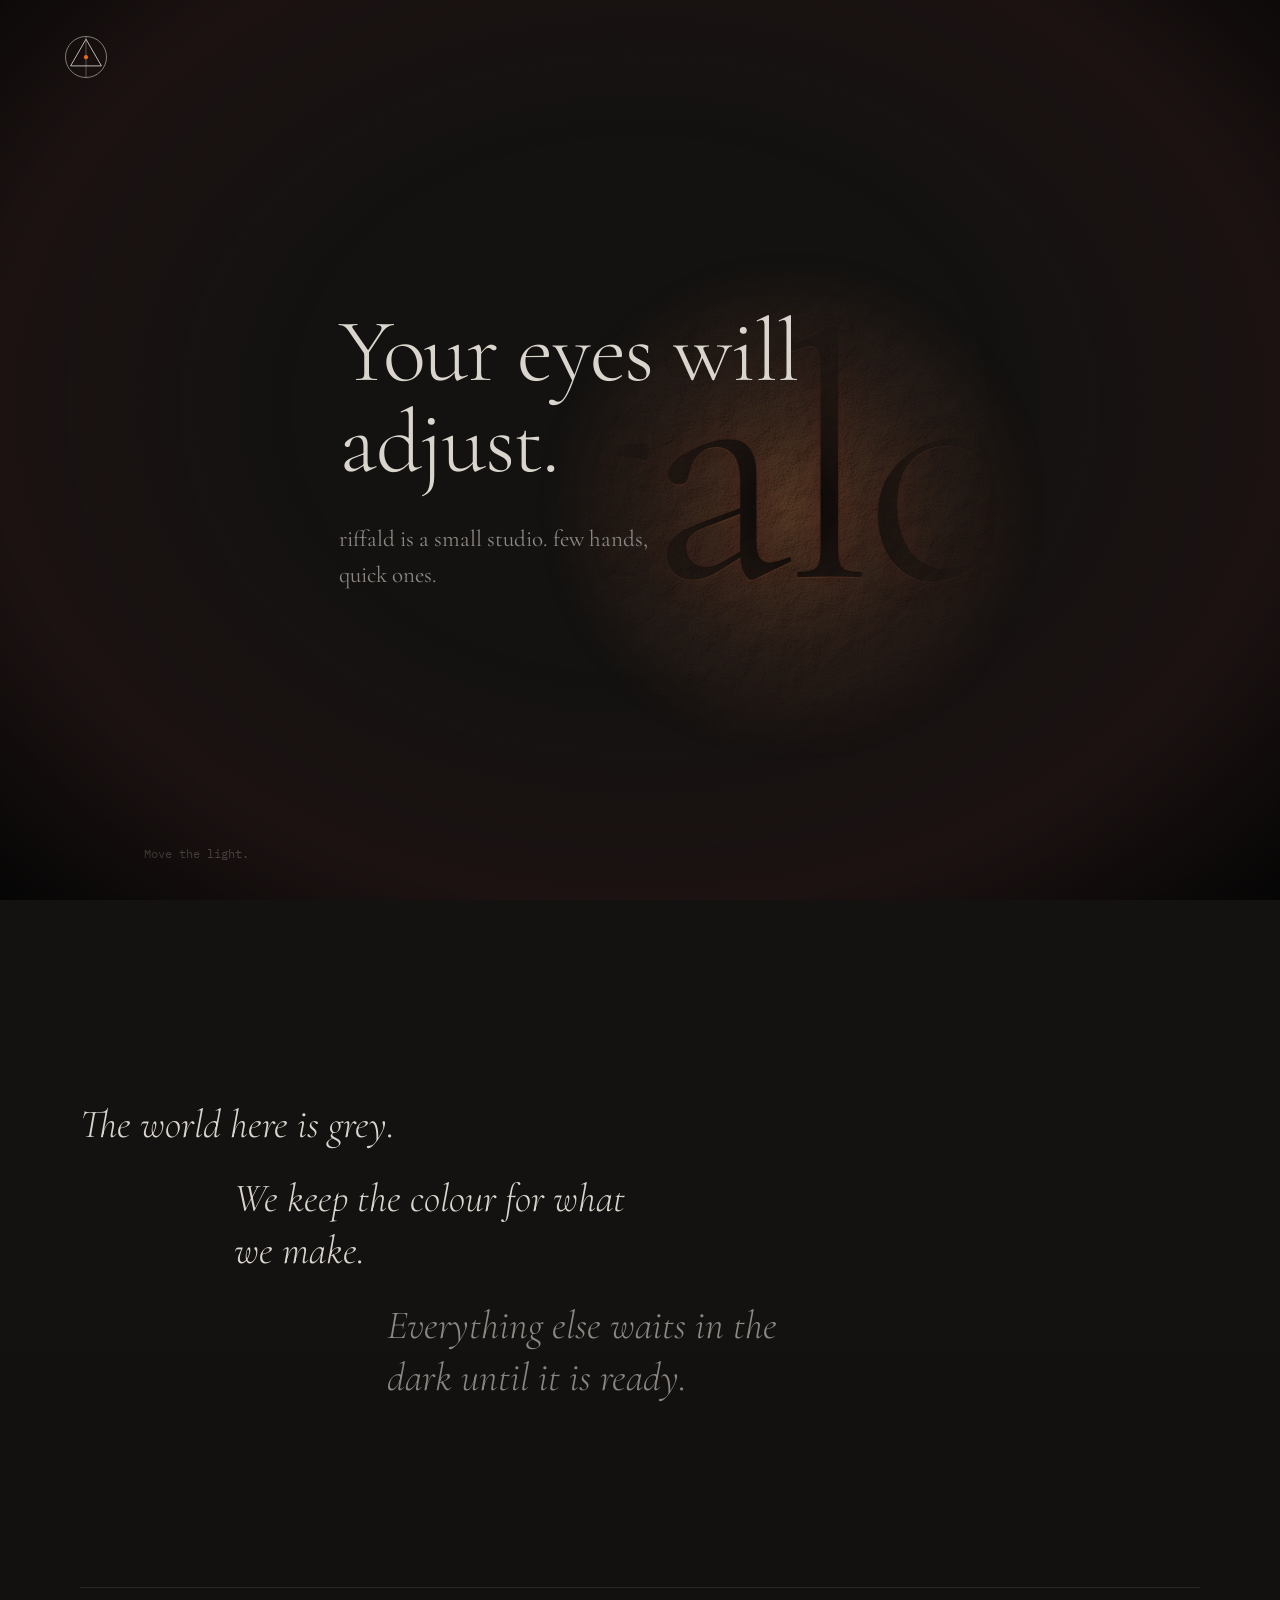
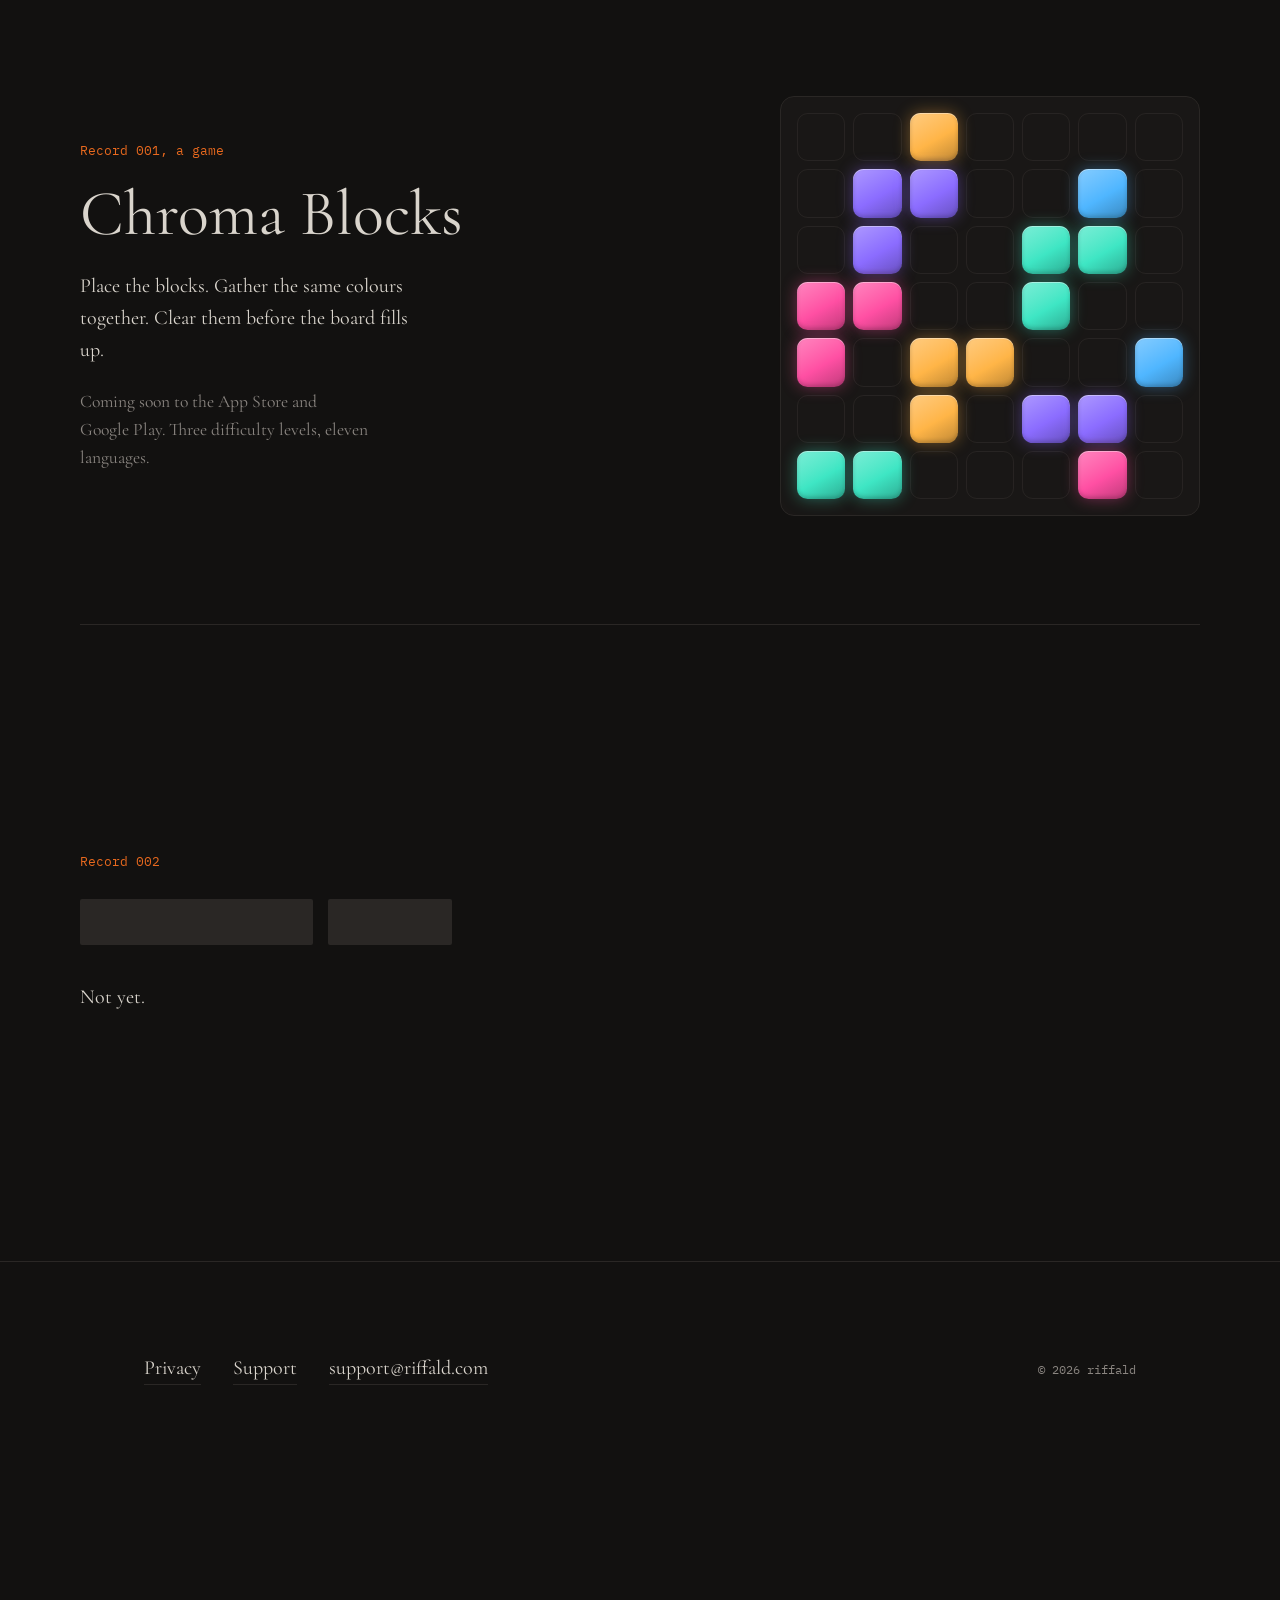
<file: index.html>
<!doctype html>
<html lang="en">
<head>
<meta charset="utf-8">
<meta name="viewport" content="width=device-width, initial-scale=1, viewport-fit=cover">
<title>riffald</title>
<meta name="description" content="riffald is a small studio making games and apps.">
<meta name="theme-color" content="#121110">
<link rel="preconnect" href="https://fonts.googleapis.com">
<link rel="preconnect" href="https://fonts.gstatic.com" crossorigin>
<link href="https://fonts.googleapis.com/css2?family=Cormorant+Garamond:ital,wght@0,300;0,400;0,500;1,300;1,400&family=IBM+Plex+Mono:wght@400&display=swap" rel="stylesheet">
<style>
:root{
  --graphite:#121110; --ash:#1C1A19; --smoke:#2A2725; --fog:#8A8580;
  --bone:#D9D4CC; --leather:#3B2A20; --oxblood:#4A1416;
  --ember:#E8691E; --glow:#FF8A3D;
  --x:50vw; --y:40vh; --r:240px;
  --serif:"Cormorant Garamond", "Cormorant", Garamond, "Times New Roman", serif;
  --mono:"IBM Plex Mono", ui-monospace, Menlo, Consolas, monospace;
  box-sizing:border-box;
  padding-top:env(safe-area-inset-top,0px);
  padding-bottom:env(safe-area-inset-bottom,0px);
}
*,*::before,*::after{box-sizing:inherit}
html{scroll-padding-top:env(safe-area-inset-top,0px);background:var(--graphite)}
body{
  margin:0; background:var(--graphite); color:var(--bone);
  font-family:var(--serif); font-size:1.25rem; line-height:1.6;
  -webkit-font-smoothing:antialiased; overflow-x:hidden;
}
a{color:inherit;text-decoration:none;border-bottom:1px solid var(--smoke);transition:color .6s,border-color .6s}
a:hover{color:var(--glow);border-color:var(--ember)}
:focus-visible{outline:1px solid var(--ember);outline-offset:4px}

/* ---- atmosphere ---- */
.lamp,.glow,.vignette,.grain{position:fixed;inset:0;pointer-events:none}
.lamp{
  z-index:0; opacity:.95;
  background-image:url("data:image/svg+xml,%3Csvg xmlns='http://www.w3.org/2000/svg' width='420' height='420'%3E%3Cfilter id='l' x='0' y='0' width='100%25' height='100%25'%3E%3CfeTurbulence type='fractalNoise' baseFrequency='0.04' numOctaves='4' seed='7' stitchTiles='stitch' result='n'/%3E%3CfeTurbulence type='fractalNoise' baseFrequency='0.75' numOctaves='2' seed='3' stitchTiles='stitch' result='g'/%3E%3CfeComposite in='n' in2='g' operator='arithmetic' k2='0.65' k3='0.35'/%3E%3CfeDiffuseLighting lighting-color='%23533a2b' surfaceScale='3.2' diffuseConstant='1'%3E%3CfeDistantLight azimuth='225' elevation='40'/%3E%3C/feDiffuseLighting%3E%3C/filter%3E%3Crect width='100%25' height='100%25' filter='url(%23l)'/%3E%3C/svg%3E");
  background-size:420px 420px;
  -webkit-mask-image:radial-gradient(circle var(--r) at var(--x) var(--y),#000 0%,rgba(0,0,0,.55) 40%,transparent 100%);
          mask-image:radial-gradient(circle var(--r) at var(--x) var(--y),#000 0%,rgba(0,0,0,.55) 40%,transparent 100%);
}
.glow{z-index:0;background:radial-gradient(circle calc(var(--r) * 1.3) at var(--x) var(--y),rgba(255,138,61,.075),rgba(74,20,22,.05) 45%,transparent 75%)}
.vignette{z-index:3;background:radial-gradient(ellipse at 50% 45%,transparent 38%,rgba(74,20,22,.16) 72%,rgba(0,0,0,.72) 100%)}
.grain{
  z-index:4; opacity:.09; mix-blend-mode:overlay; inset:-50%;
  background-image:url("data:image/svg+xml,%3Csvg xmlns='http://www.w3.org/2000/svg' width='200' height='200'%3E%3Cfilter id='g'%3E%3CfeTurbulence type='fractalNoise' baseFrequency='0.9' numOctaves='2' stitchTiles='stitch'/%3E%3C/filter%3E%3Crect width='100%25' height='100%25' filter='url(%23g)'/%3E%3C/svg%3E");
  animation:grain 1.2s steps(6) infinite;
}
@keyframes grain{
  0%{transform:translate(0,0)} 20%{transform:translate(-3%,2%)} 40%{transform:translate(2%,-4%)}
  60%{transform:translate(-4%,-2%)} 80%{transform:translate(3%,3%)} 100%{transform:translate(0,0)}
}

/* things only the light can show */
.secret{
  -webkit-mask-image:radial-gradient(circle calc(var(--r) * .8) at var(--sx,-9999px) var(--sy,-9999px),#000 15%,transparent 100%);
          mask-image:radial-gradient(circle calc(var(--r) * .8) at var(--sx,-9999px) var(--sy,-9999px),#000 15%,transparent 100%);
}

/* ---- frame ---- */
.top{
  position:fixed; z-index:5; top:env(safe-area-inset-top,0px); left:0; right:0;
  display:flex; justify-content:space-between; align-items:center;
  padding:clamp(1.2rem,3vw,2.2rem) clamp(1.4rem,5vw,4rem);
}
.sigil{display:block;width:44px;height:44px;border:0}
.sigil svg{width:100%;height:100%;overflow:visible}
.sigil .ember{fill:var(--ember);animation:breathe 4.5s ease-in-out infinite}
@keyframes breathe{0%,100%{opacity:.75;filter:drop-shadow(0 0 2px var(--ember))}50%{opacity:1;filter:drop-shadow(0 0 7px var(--glow))}}

main{position:relative;z-index:2}
.wrap{max-width:1120px;margin:0 auto;padding:0 clamp(1.4rem,5vw,4rem)}

/* ---- hero ---- */
.hero{position:relative;min-height:100svh;display:flex;align-items:center;overflow:hidden}
.engrave{
  position:absolute; left:50%; top:52%; transform:translate(-50%,-50%);
  font-weight:300; font-size:clamp(7rem,27vw,25rem); line-height:1; letter-spacing:-.02em;
  color:#0d0a09; white-space:nowrap; user-select:none;
  text-shadow:0 1px 0 rgba(255,138,61,.16),0 -1px 1px rgba(0,0,0,.9),0 0 30px rgba(74,20,22,.5);
}
.hero h1{
  position:relative; margin:0; max-width:14ch;
  font-weight:300; font-size:clamp(2.8rem,7vw,6rem); line-height:1.02; letter-spacing:-.015em;
}
.hero p{position:relative;margin:2rem 0 0;max-width:32ch;color:var(--fog);font-size:clamp(1.2rem,1.8vw,1.45rem)}
.hint{position:absolute;left:0;right:0;bottom:clamp(1.6rem,4vh,3rem);font-family:var(--mono);font-size:.78rem;color:var(--fog);opacity:.6}

/* load sequence: things surface out of fog */
.fog{opacity:0;filter:blur(14px);transition:opacity 1.6s cubic-bezier(.2,.6,.2,1) var(--d,0s),filter 2s cubic-bezier(.2,.6,.2,1) var(--d,0s)}
.ready .fog{opacity:1;filter:blur(0)}
.ready .hint.fog{opacity:.6}

/* ---- creed ---- */
.creed{padding:22vh 0 18vh}
.creed p{margin:0 0 1.4rem;font-style:italic;font-weight:300;font-size:clamp(1.6rem,3.2vw,2.5rem);line-height:1.3;max-width:24ch}
.creed p:nth-child(2){margin-left:clamp(0rem,12vw,10rem)}
.creed p:nth-child(3){margin-left:clamp(0rem,24vw,20rem);color:var(--fog)}

/* ---- records ---- */
.record{display:grid;grid-template-columns:minmax(0,5fr) minmax(0,4fr);gap:clamp(2.5rem,7vw,7rem);align-items:center;padding:12vh 0;border-top:1px solid var(--smoke)}
.no{font-family:var(--mono);font-size:.82rem;color:var(--ember);margin:0 0 1.2rem}
.record h2{margin:0 0 1.4rem;font-weight:400;font-size:clamp(2.4rem,5vw,4rem);line-height:1.05}
.record .body{margin:0 0 1.4rem;max-width:34ch}
.record .meta{margin:0;color:var(--fog);font-size:1.1rem;max-width:36ch}

.board{
  display:grid; grid-template-columns:repeat(7,1fr); gap:clamp(4px,.8vw,8px);
  padding:clamp(10px,1.6vw,16px); background:rgba(28,26,25,.75);
  border:1px solid var(--smoke); border-radius:14px; max-width:420px; width:100%; justify-self:end;
}
.cell{aspect-ratio:1;border-radius:22%}
.cell.e{border:1px solid rgba(138,133,128,.12)}
.cell.f{
  background:linear-gradient(150deg,color-mix(in srgb,var(--c) 70%,#fff 30%) 0%,var(--c) 55%,color-mix(in srgb,var(--c) 75%,#000 25%) 100%);
  box-shadow:inset 0 1px 0 rgba(255,255,255,.35),inset 0 -2px 4px rgba(0,0,0,.25);
  filter:grayscale(1) brightness(.32);
  transition:filter 1.6s cubic-bezier(.2,.6,.2,1) var(--d),box-shadow 1.6s ease var(--d);
}
.board.lit .cell.f{
  filter:none;
  box-shadow:inset 0 1px 0 rgba(255,255,255,.4),inset 0 -2px 4px rgba(0,0,0,.2),0 0 16px color-mix(in srgb,var(--c) 40%,transparent);
}

.redact{display:inline-block;height:.72em;width:7.5ch;background:var(--smoke);vertical-align:baseline;border-radius:2px}
.redact.short{width:4ch}
.void{justify-self:end;width:100%;max-width:420px;aspect-ratio:1;border:1px solid var(--smoke);border-radius:14px;display:grid;place-items:center;color:#0d0a09;font-size:clamp(5rem,12vw,9rem);font-weight:300;text-shadow:0 1px 0 rgba(255,138,61,.18),0 -1px 1px rgba(0,0,0,.9)}

/* ---- footer ---- */
footer{position:relative;z-index:2;border-top:1px solid var(--smoke);padding:10vh 0 6vh}
.foot{display:flex;flex-wrap:wrap;gap:1.2rem 2.4rem;align-items:baseline;justify-content:space-between}
.foot nav{display:flex;gap:2rem;flex-wrap:wrap}
.foot small{font-family:var(--mono);font-size:.78rem;color:var(--fog)}
.whisper{margin:14vh 0 0;text-align:center;font-style:italic;color:var(--glow);font-size:1.35rem}

@media (max-width:760px){
  .record{grid-template-columns:1fr}
  .board,.void{justify-self:start}
  .creed p:nth-child(n){margin-left:0}
  .creed p:nth-child(2){margin-left:1.5rem}
  .creed p:nth-child(3){margin-left:3rem}
}
@media (prefers-reduced-motion:reduce){
  .grain,.sigil .ember{animation:none}
  .fog{transition:none;opacity:1;filter:none}
  .cell.f{transition:none}
}
</style>
</head>
<body>
<div class="lamp" aria-hidden="true"></div>
<div class="glow" aria-hidden="true"></div>

<header class="top">
  <a class="sigil" href="#" aria-label="riffald">
    <svg viewBox="0 0 44 44" fill="none" stroke="#D9D4CC" stroke-width="1" aria-hidden="true">
      <circle cx="22" cy="22" r="20.5" opacity=".55"/>
      <path d="M22 4.2 L37.4 30.9 L6.6 30.9 Z" opacity=".85"/>
      <path d="M22 1.5 V42.5" opacity=".35"/>
      <circle cx="22" cy="22.2" r="2.1" stroke="none" class="ember"/>
    </svg>
  </a>
</header>

<main>
  <section class="hero">
    <div class="engrave secret" aria-hidden="true">riffald</div>
    <div class="wrap">
      <h1 class="fog" style="--d:.3s">Your eyes will adjust.</h1>
      <p class="fog" style="--d:1.4s">riffald is a small studio. few hands, quick ones.</p>
    </div>
    <div class="hint fog wrap" style="--d:2.6s" id="hint">Move the light.</div>
  </section>

  <section class="creed wrap" aria-label="About">
    <p>The world here is grey.</p>
    <p>We keep the colour for what we make.</p>
    <p>Everything else waits in the dark until it is ready.</p>
  </section>

  <section class="record wrap" id="chroma-blocks" aria-labelledby="r1">
    <div>
      <p class="no">Record 001, a game</p>
      <h2 id="r1">Chroma Blocks</h2>
      <p class="body">Place the blocks. Gather the same colours together. Clear them before the board fills up.</p>
      <p class="meta">Coming soon to the App Store and Google Play. Three difficulty levels, eleven languages.</p>
    </div>
    <div class="board" id="board" role="img" aria-label="Chroma Blocks game board"></div>
  </section>

  <section class="record wrap" aria-labelledby="r2">
    <div>
      <p class="no">Record 002</p>
      <h2 id="r2"><span class="redact" aria-label="Untitled"></span> <span class="redact short" aria-hidden="true"></span></h2>
      <p class="body">Not yet.</p>
    </div>
    <div class="void secret" aria-hidden="true">?</div>
  </section>
</main>

<footer>
  <div class="wrap">
    <div class="foot">
      <nav aria-label="Footer">
        <a href="chroma-blocks/privacy.html">Privacy</a>
        <a href="chroma-blocks/support.html">Support</a>
        <a href="mailto:support@riffald.com">support@riffald.com</a>
      </nav>
      <small>© 2026 riffald</small>
    </div>
    <p class="whisper secret">If you found this, keep it to yourself.</p>
  </div>
</footer>

<div class="vignette" aria-hidden="true"></div>
<div class="grain" aria-hidden="true"></div>

<script>
(function(){
  const root = document.documentElement;
  const reduce = matchMedia('(prefers-reduced-motion: reduce)').matches;

  /* ---------- touch hint ---------- */
  if (!matchMedia('(pointer:fine)').matches){
    const h = document.getElementById('hint');
    h.textContent = 'Touch and drag to move the light.';
  }

  /* ---------- the light ---------- */
  const secrets = [...document.querySelectorAll('.secret')];
  let tx = innerWidth * .62, ty = innerHeight * .42, cx = tx, cy = ty;
  let lastMove = -1e9;
  addEventListener('pointermove', e => { tx = e.clientX; ty = e.clientY; lastMove = performance.now(); }, {passive:true});
  addEventListener('pointerdown', e => { tx = e.clientX; ty = e.clientY; lastMove = performance.now(); }, {passive:true});
  function setR(){ root.style.setProperty('--r', Math.round(Math.max(170, Math.min(300, innerWidth * .2))) + 'px'); }
  setR(); addEventListener('resize', setR);

  function frame(t){
    if (!reduce && t - lastMove > 4000){
      // idle: the light drifts on its own, slowly
      const s = t / 1000;
      tx = innerWidth * (.5 + .28 * Math.sin(s * .23));
      ty = innerHeight * (.45 + .2 * Math.sin(s * .31 + 1.3));
    }
    const k = reduce ? 1 : .07;
    cx += (tx - cx) * k; cy += (ty - cy) * k;
    root.style.setProperty('--x', cx + 'px');
    root.style.setProperty('--y', cy + 'px');
    for (const el of secrets){
      const r = el.getBoundingClientRect();
      el.style.setProperty('--sx', (cx - r.left) + 'px');
      el.style.setProperty('--sy', (cy - r.top) + 'px');
    }
    requestAnimationFrame(frame);
  }
  requestAnimationFrame(frame);

  /* ---------- board: the only colour on the page ---------- */
  const C = {t:'#3EE6C4', v:'#8B6CFF', m:'#FF4FA3', a:'#FFB547', s:'#4FB6FF'};
  const pattern = [
    '..a....',
    '.vv..s.',
    '.v..tt.',
    'mm..t..',
    'm.aa..s',
    '..a.vv.',
    'tt...m.'
  ];
  const board = document.getElementById('board');
  pattern.forEach((row, y) => [...row].forEach((ch, x) => {
    const d = document.createElement('div');
    if (ch === '.') d.className = 'cell e';
    else {
      d.className = 'cell f';
      d.style.setProperty('--c', C[ch]);
      d.style.setProperty('--d', (Math.random() * 1.2 + (x + y) * .04).toFixed(2) + 's');
    }
    board.appendChild(d);
  }));
  if ('IntersectionObserver' in window){
    new IntersectionObserver((es, o) => es.forEach(e => {
      if (e.isIntersecting){ board.classList.add('lit'); o.disconnect(); }
    }), {threshold:.45}).observe(board);
  } else board.classList.add('lit');

  /* ---------- surface out of the fog ---------- */
  requestAnimationFrame(() => setTimeout(() => document.body.classList.add('ready'), 250));
})();
</script>
</body>
</html>
</file>
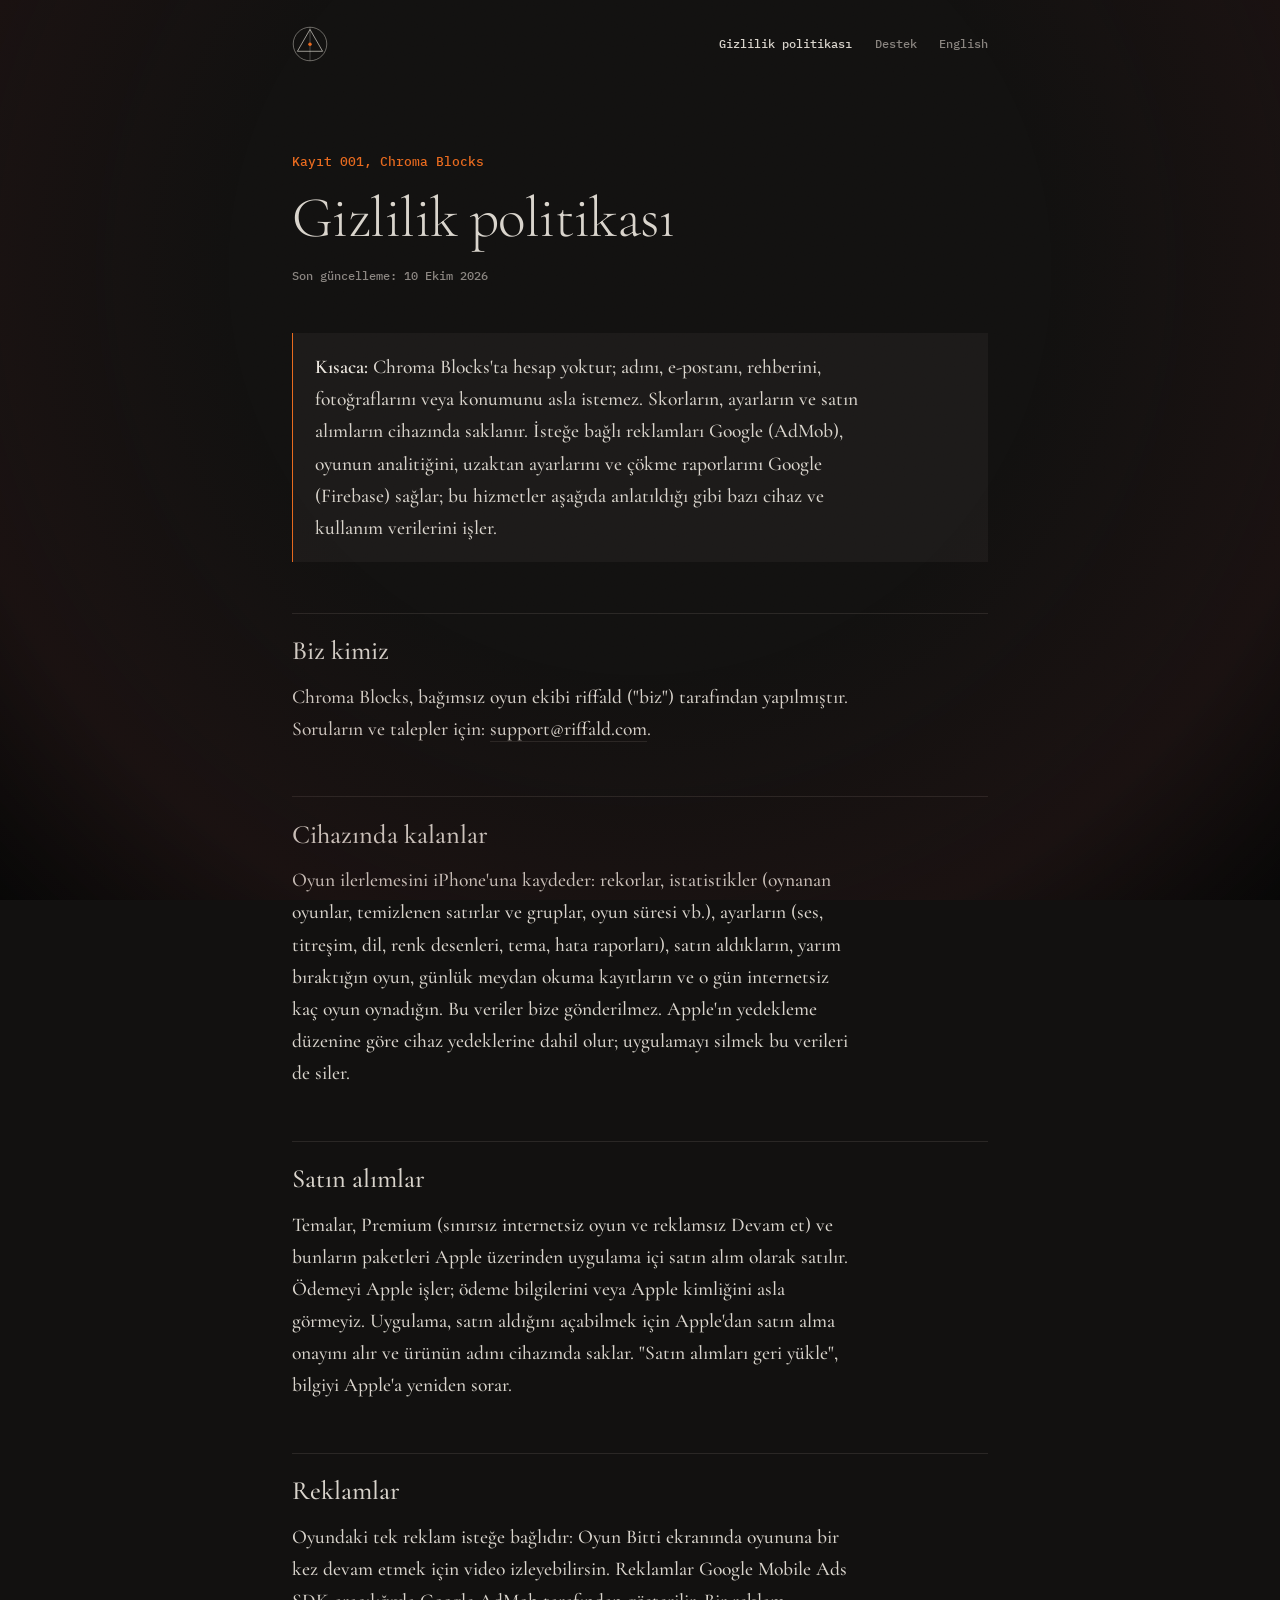
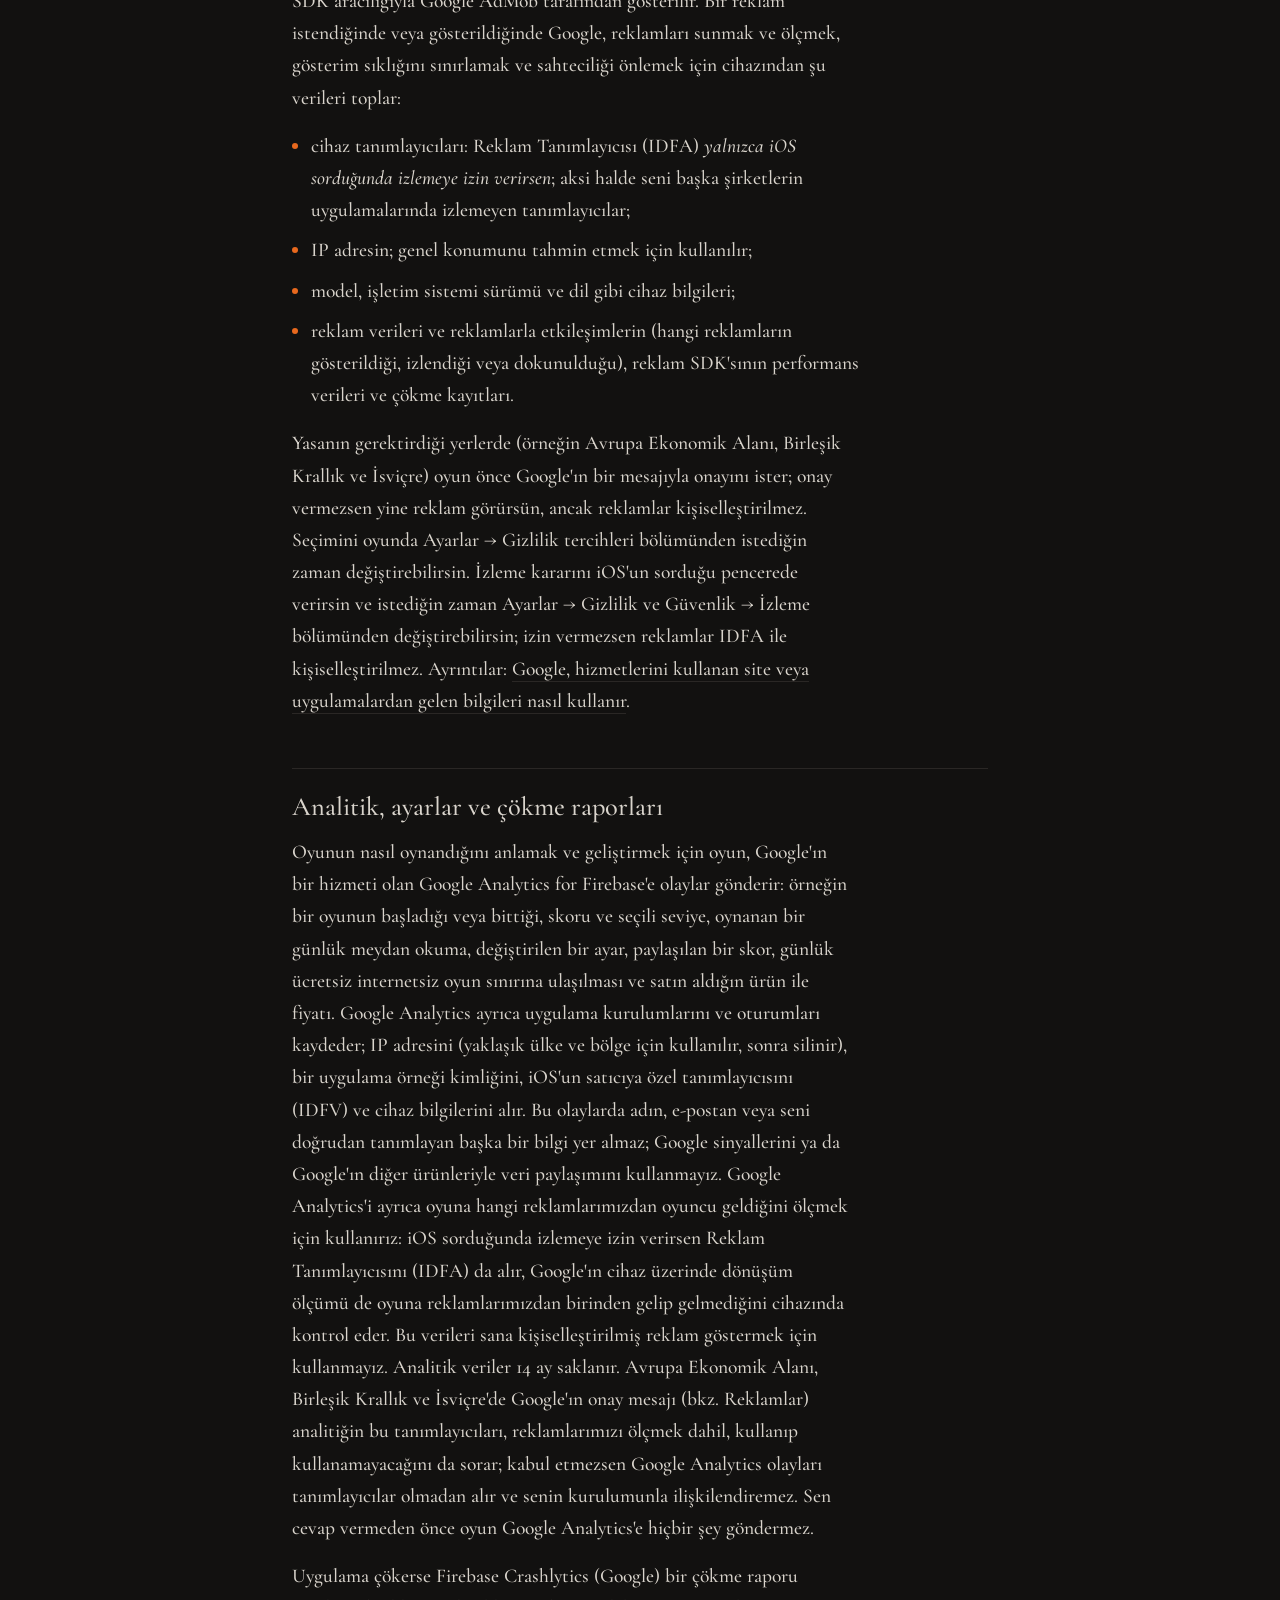
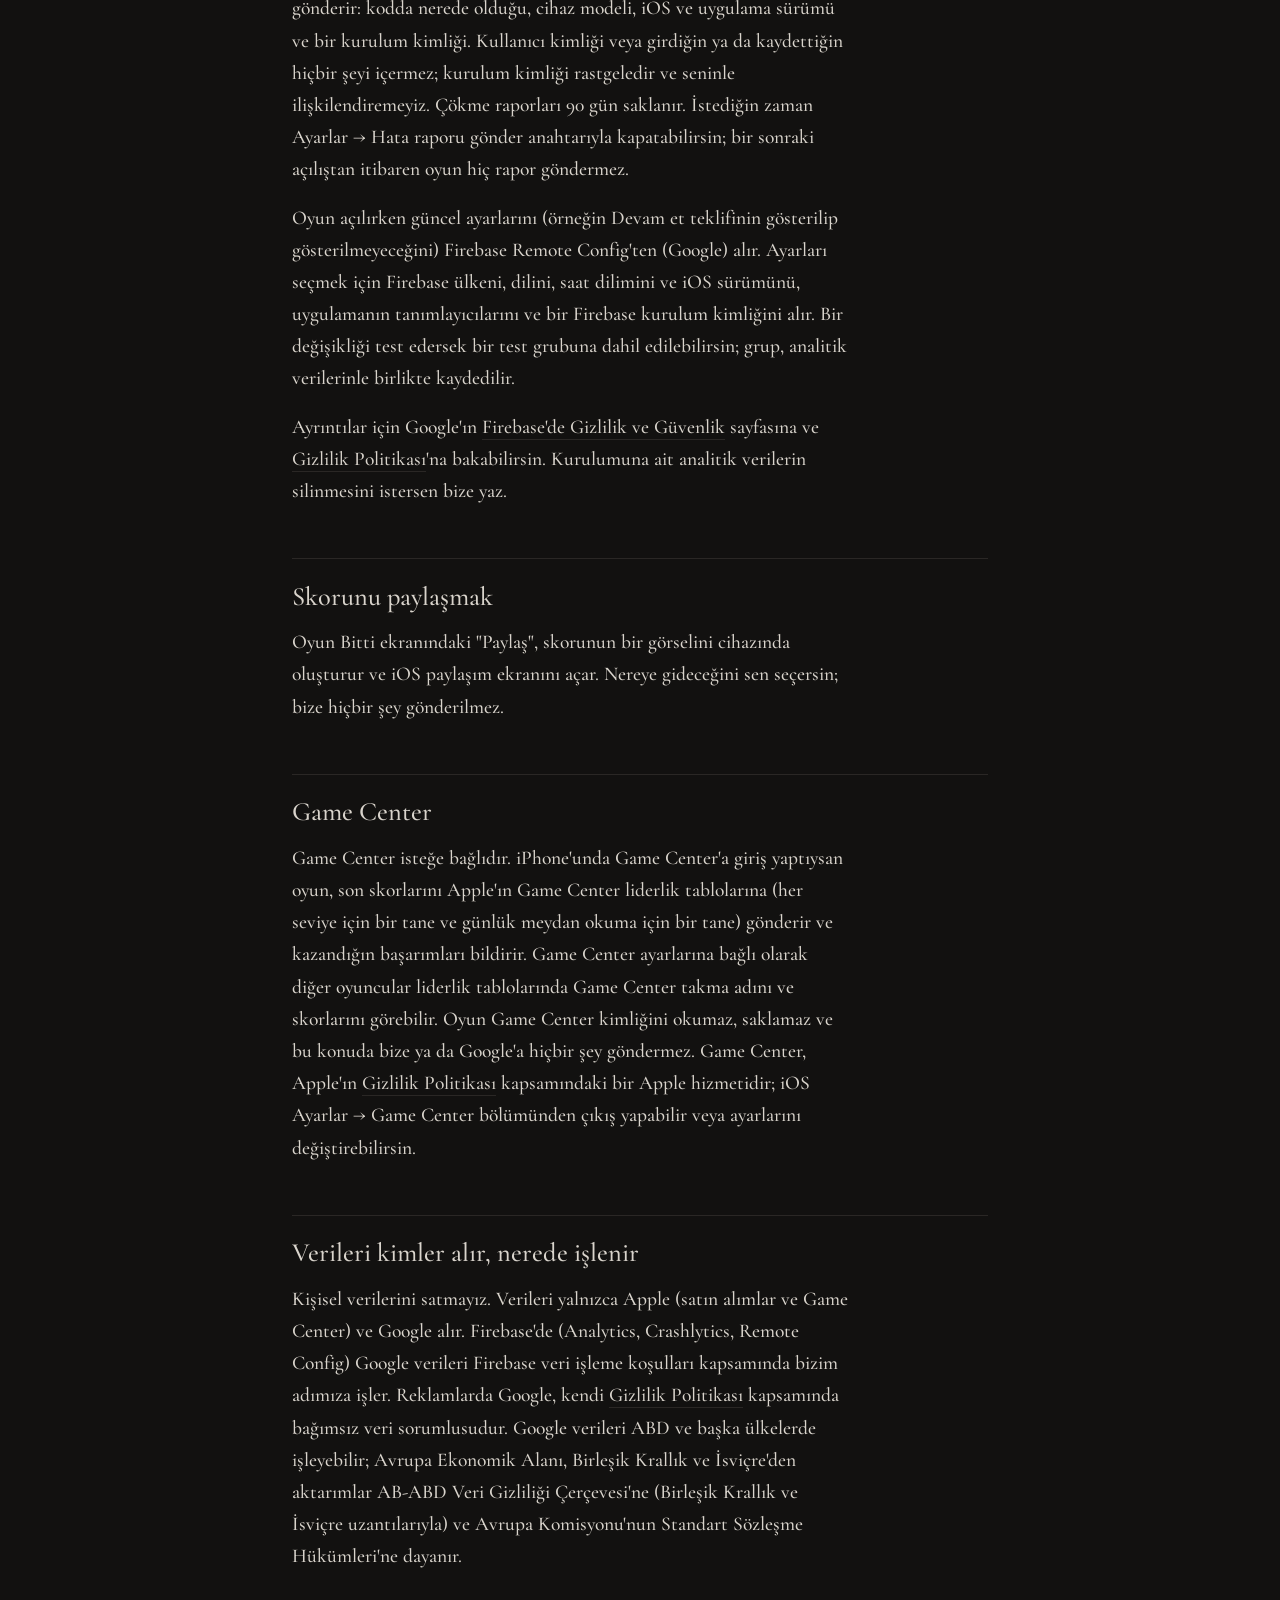
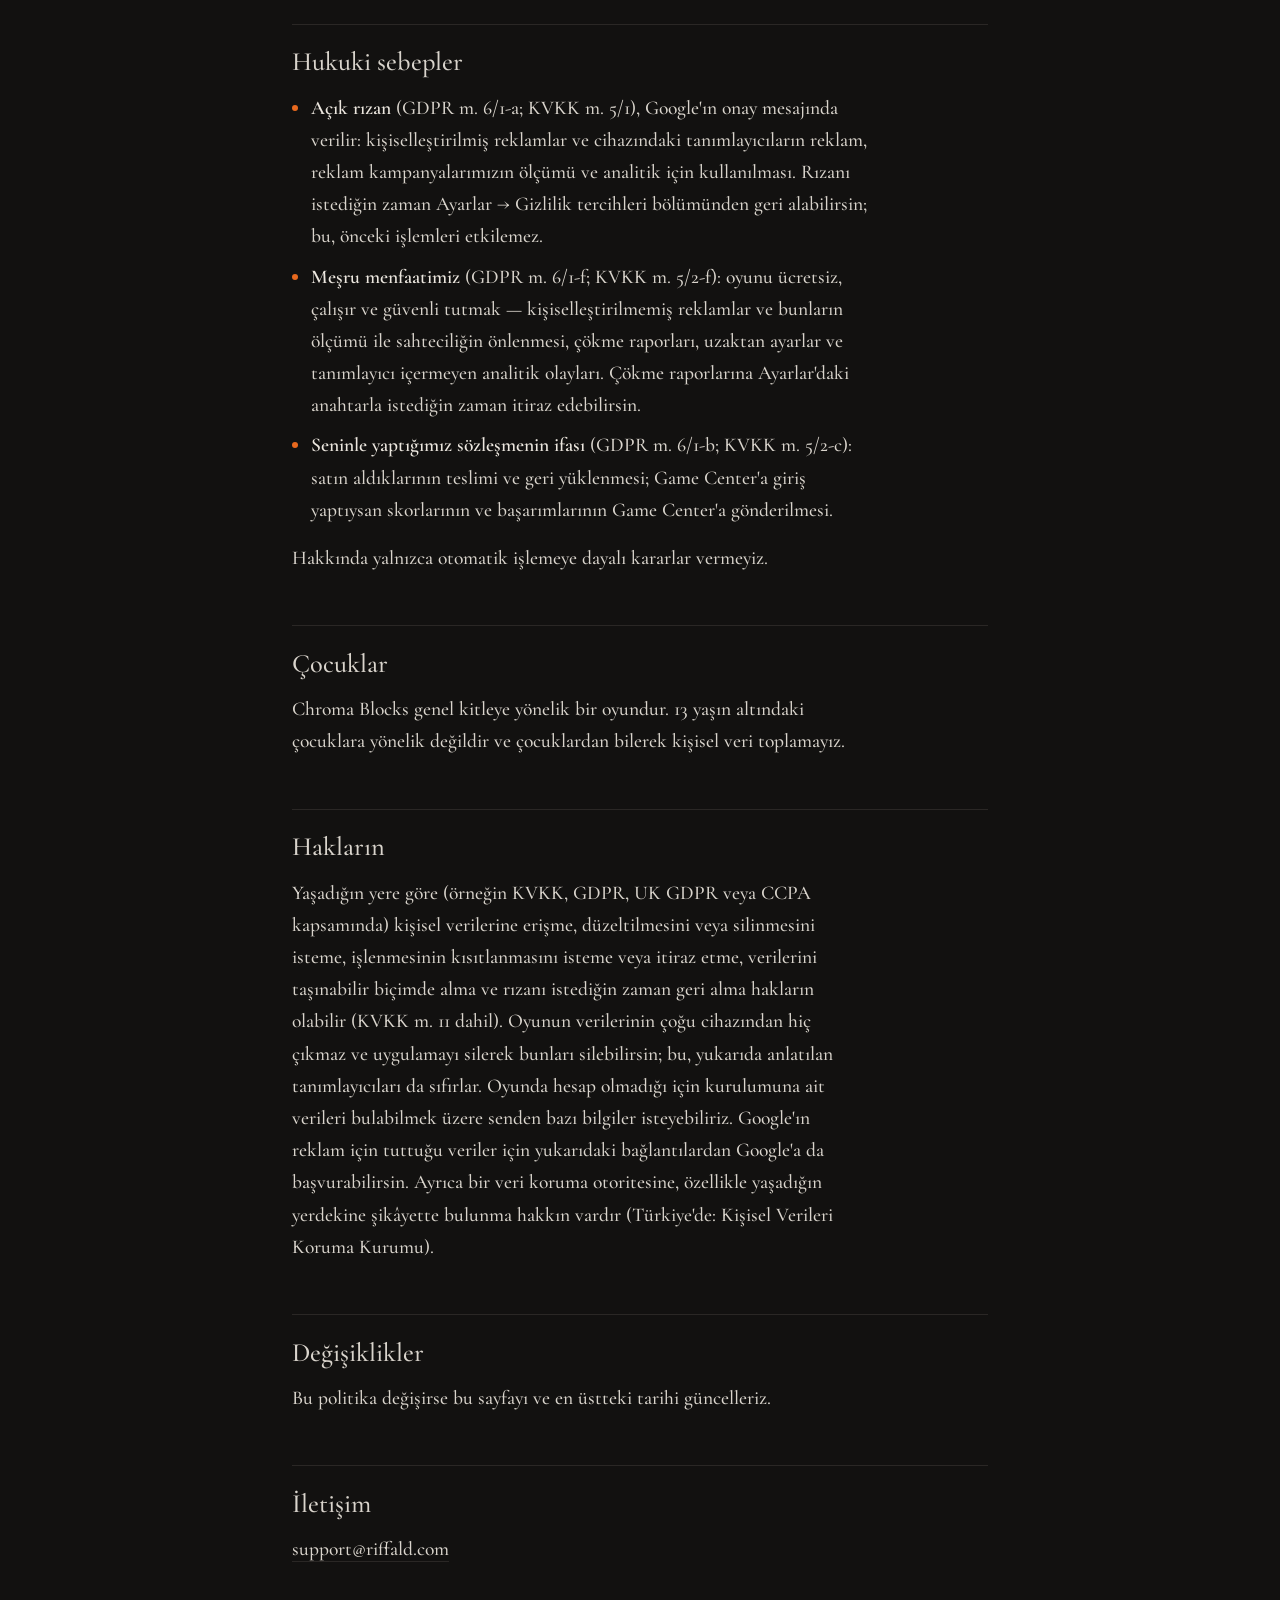
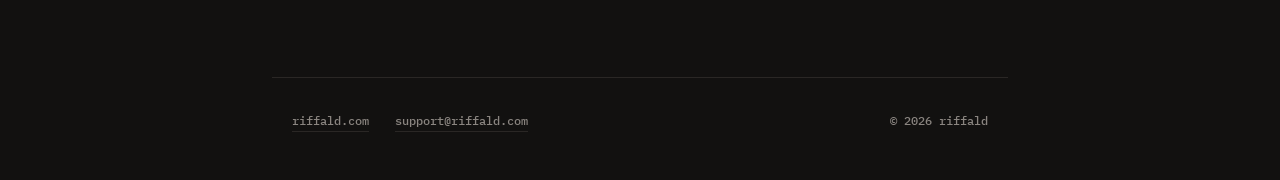
<file: chroma-blocks/privacy-tr.html>
<!doctype html>
<html lang="tr">
<head>
<meta charset="utf-8">
<meta name="viewport" content="width=device-width, initial-scale=1, viewport-fit=cover">
<title>Gizlilik politikası | Chroma Blocks</title>
<meta name="theme-color" content="#121110">
<link rel="preconnect" href="https://fonts.googleapis.com">
<link rel="preconnect" href="https://fonts.gstatic.com" crossorigin>
<link href="https://fonts.googleapis.com/css2?family=Cormorant+Garamond:ital,wght@0,300;0,500;0,600;1,500&family=IBM+Plex+Mono:wght@400&display=swap" rel="stylesheet">
<link rel="stylesheet" href="../assets/doc.css">
</head>
<body>
<header class="top">
  <a class="sigil" href="../" aria-label="riffald">
    <svg viewBox="0 0 44 44" fill="none" stroke="#D9D4CC" stroke-width="1" aria-hidden="true">
      <circle cx="22" cy="22" r="20.5" opacity=".55"/><path d="M22 4.2 L37.4 30.9 L6.6 30.9 Z" opacity=".85"/>
      <path d="M22 1.5 V42.5" opacity=".35"/><circle cx="22" cy="22.2" r="2.1" stroke="none" class="ember"/>
    </svg></a>
  <nav aria-label="Pages">
    <a href="privacy-tr.html" aria-current="page">Gizlilik politikası</a>
    <a href="support.html">Destek</a>
    <a href="privacy.html" lang="en">English</a>
  </nav>
</header>
<main>
<p class="no">Kayıt 001, Chroma Blocks</p>
<h1>Gizlilik politikası</h1>
<p class="meta">Son güncelleme: 10 Ekim 2026</p>
<div class="box">
<p><strong>Kısaca:</strong> Chroma Blocks'ta hesap yoktur; adını, e-postanı, rehberini, fotoğraflarını veya konumunu asla istemez. Skorların, ayarların ve satın alımların cihazında saklanır. İsteğe bağlı reklamları Google (AdMob), oyunun analitiğini, uzaktan ayarlarını ve çökme raporlarını Google (Firebase) sağlar; bu hizmetler aşağıda anlatıldığı gibi bazı cihaz ve kullanım verilerini işler.</p>
</div>

<h2>Biz kimiz</h2>
<p>Chroma Blocks, bağımsız oyun ekibi riffald ("biz") tarafından yapılmıştır. Soruların ve talepler için: <a href="mailto:support@riffald.com">support@riffald.com</a>.</p>

<h2>Cihazında kalanlar</h2>
<p>Oyun ilerlemesini iPhone'una kaydeder: rekorlar, istatistikler (oynanan oyunlar, temizlenen satırlar ve gruplar, oyun süresi vb.), ayarların (ses, titreşim, dil, renk desenleri, tema, hata raporları), satın aldıkların, yarım bıraktığın oyun, günlük meydan okuma kayıtların ve o gün internetsiz kaç oyun oynadığın. Bu veriler bize gönderilmez. Apple'ın yedekleme düzenine göre cihaz yedeklerine dahil olur; uygulamayı silmek bu verileri de siler.</p>

<h2>Satın alımlar</h2>
<p>Temalar, Premium (sınırsız internetsiz oyun ve reklamsız Devam et) ve bunların paketleri Apple üzerinden uygulama içi satın alım olarak satılır. Ödemeyi Apple işler; ödeme bilgilerini veya Apple kimliğini asla görmeyiz. Uygulama, satın aldığını açabilmek için Apple'dan satın alma onayını alır ve ürünün adını cihazında saklar. "Satın alımları geri yükle", bilgiyi Apple'a yeniden sorar.</p>

<h2>Reklamlar</h2>
<p>Oyundaki tek reklam isteğe bağlıdır: Oyun Bitti ekranında oyununa bir kez devam etmek için video izleyebilirsin. Reklamlar Google Mobile Ads SDK aracılığıyla Google AdMob tarafından gösterilir. Bir reklam istendiğinde veya gösterildiğinde Google, reklamları sunmak ve ölçmek, gösterim sıklığını sınırlamak ve sahteciliği önlemek için cihazından şu verileri toplar:</p>
<ul>
  <li>cihaz tanımlayıcıları: Reklam Tanımlayıcısı (IDFA) <em>yalnızca iOS sorduğunda izlemeye izin verirsen</em>; aksi halde seni başka şirketlerin uygulamalarında izlemeyen tanımlayıcılar;</li>
  <li>IP adresin; genel konumunu tahmin etmek için kullanılır;</li>
  <li>model, işletim sistemi sürümü ve dil gibi cihaz bilgileri;</li>
  <li>reklam verileri ve reklamlarla etkileşimlerin (hangi reklamların gösterildiği, izlendiği veya dokunulduğu), reklam SDK'sının performans verileri ve çökme kayıtları.</li>
</ul>
<p>Yasanın gerektirdiği yerlerde (örneğin Avrupa Ekonomik Alanı, Birleşik Krallık ve İsviçre) oyun önce Google'ın bir mesajıyla onayını ister; onay vermezsen yine reklam görürsün, ancak reklamlar kişiselleştirilmez. Seçimini oyunda Ayarlar → Gizlilik tercihleri bölümünden istediğin zaman değiştirebilirsin. İzleme kararını iOS'un sorduğu pencerede verirsin ve istediğin zaman Ayarlar → Gizlilik ve Güvenlik → İzleme bölümünden değiştirebilirsin; izin vermezsen reklamlar IDFA ile kişiselleştirilmez. Ayrıntılar: <a href="https://policies.google.com/technologies/partner-sites?hl=tr">Google, hizmetlerini kullanan site veya uygulamalardan gelen bilgileri nasıl kullanır</a>.</p>

<h2>Analitik, ayarlar ve çökme raporları</h2>
<p>Oyunun nasıl oynandığını anlamak ve geliştirmek için oyun, Google'ın bir hizmeti olan Google Analytics for Firebase'e olaylar gönderir: örneğin bir oyunun başladığı veya bittiği, skoru ve seçili seviye, oynanan bir günlük meydan okuma, değiştirilen bir ayar, paylaşılan bir skor, günlük ücretsiz internetsiz oyun sınırına ulaşılması ve satın aldığın ürün ile fiyatı. Google Analytics ayrıca uygulama kurulumlarını ve oturumları kaydeder; IP adresini (yaklaşık ülke ve bölge için kullanılır, sonra silinir), bir uygulama örneği kimliğini, iOS'un satıcıya özel tanımlayıcısını (IDFV) ve cihaz bilgilerini alır. Bu olaylarda adın, e-postan veya seni doğrudan tanımlayan başka bir bilgi yer almaz; Google sinyallerini ya da Google'ın diğer ürünleriyle veri paylaşımını kullanmayız. Google Analytics'i ayrıca oyuna hangi reklamlarımızdan oyuncu geldiğini ölçmek için kullanırız: iOS sorduğunda izlemeye izin verirsen Reklam Tanımlayıcısını (IDFA) da alır, Google'ın cihaz üzerinde dönüşüm ölçümü de oyuna reklamlarımızdan birinden gelip gelmediğini cihazında kontrol eder. Bu verileri sana kişiselleştirilmiş reklam göstermek için kullanmayız. Analitik veriler 14 ay saklanır. Avrupa Ekonomik Alanı, Birleşik Krallık ve İsviçre'de Google'ın onay mesajı (bkz. Reklamlar) analitiğin bu tanımlayıcıları, reklamlarımızı ölçmek dahil, kullanıp kullanamayacağını da sorar; kabul etmezsen Google Analytics olayları tanımlayıcılar olmadan alır ve senin kurulumunla ilişkilendiremez. Sen cevap vermeden önce oyun Google Analytics'e hiçbir şey göndermez.</p>
<p>Uygulama çökerse Firebase Crashlytics (Google) bir çökme raporu gönderir: kodda nerede olduğu, cihaz modeli, iOS ve uygulama sürümü ve bir kurulum kimliği. Kullanıcı kimliği veya girdiğin ya da kaydettiğin hiçbir şeyi içermez; kurulum kimliği rastgeledir ve seninle ilişkilendiremeyiz. Çökme raporları 90 gün saklanır. İstediğin zaman Ayarlar → Hata raporu gönder anahtarıyla kapatabilirsin; bir sonraki açılıştan itibaren oyun hiç rapor göndermez.</p>
<p>Oyun açılırken güncel ayarlarını (örneğin Devam et teklifinin gösterilip gösterilmeyeceğini) Firebase Remote Config'ten (Google) alır. Ayarları seçmek için Firebase ülkeni, dilini, saat dilimini ve iOS sürümünü, uygulamanın tanımlayıcılarını ve bir Firebase kurulum kimliğini alır. Bir değişikliği test edersek bir test grubuna dahil edilebilirsin; grup, analitik verilerinle birlikte kaydedilir.</p>
<p>Ayrıntılar için Google'ın <a href="https://firebase.google.com/support/privacy">Firebase'de Gizlilik ve Güvenlik</a> sayfasına ve <a href="https://policies.google.com/privacy?hl=tr">Gizlilik Politikası</a>'na bakabilirsin. Kurulumuna ait analitik verilerin silinmesini istersen bize yaz.</p>

<h2>Skorunu paylaşmak</h2>
<p>Oyun Bitti ekranındaki "Paylaş", skorunun bir görselini cihazında oluşturur ve iOS paylaşım ekranını açar. Nereye gideceğini sen seçersin; bize hiçbir şey gönderilmez.</p>

<h2>Game Center</h2>
<p>Game Center isteğe bağlıdır. iPhone'unda Game Center'a giriş yaptıysan oyun, son skorlarını Apple'ın Game Center liderlik tablolarına (her seviye için bir tane ve günlük meydan okuma için bir tane) gönderir ve kazandığın başarımları bildirir. Game Center ayarlarına bağlı olarak diğer oyuncular liderlik tablolarında Game Center takma adını ve skorlarını görebilir. Oyun Game Center kimliğini okumaz, saklamaz ve bu konuda bize ya da Google'a hiçbir şey göndermez. Game Center, Apple'ın <a href="https://www.apple.com/tr/legal/privacy/">Gizlilik Politikası</a> kapsamındaki bir Apple hizmetidir; iOS Ayarlar → Game Center bölümünden çıkış yapabilir veya ayarlarını değiştirebilirsin.</p>

<h2>Verileri kimler alır, nerede işlenir</h2>
<p>Kişisel verilerini satmayız. Verileri yalnızca Apple (satın alımlar ve Game Center) ve Google alır. Firebase'de (Analytics, Crashlytics, Remote Config) Google verileri Firebase veri işleme koşulları kapsamında bizim adımıza işler. Reklamlarda Google, kendi <a href="https://policies.google.com/privacy?hl=tr">Gizlilik Politikası</a> kapsamında bağımsız veri sorumlusudur. Google verileri ABD ve başka ülkelerde işleyebilir; Avrupa Ekonomik Alanı, Birleşik Krallık ve İsviçre'den aktarımlar AB-ABD Veri Gizliliği Çerçevesi'ne (Birleşik Krallık ve İsviçre uzantılarıyla) ve Avrupa Komisyonu'nun Standart Sözleşme Hükümleri'ne dayanır.</p>

<h2>Hukuki sebepler</h2>
<ul>
  <li><strong>Açık rızan</strong> (GDPR m. 6/1-a; KVKK m. 5/1), Google'ın onay mesajında verilir: kişiselleştirilmiş reklamlar ve cihazındaki tanımlayıcıların reklam, reklam kampanyalarımızın ölçümü ve analitik için kullanılması. Rızanı istediğin zaman Ayarlar → Gizlilik tercihleri bölümünden geri alabilirsin; bu, önceki işlemleri etkilemez.</li>
  <li><strong>Meşru menfaatimiz</strong> (GDPR m. 6/1-f; KVKK m. 5/2-f): oyunu ücretsiz, çalışır ve güvenli tutmak — kişiselleştirilmemiş reklamlar ve bunların ölçümü ile sahteciliğin önlenmesi, çökme raporları, uzaktan ayarlar ve tanımlayıcı içermeyen analitik olayları. Çökme raporlarına Ayarlar'daki anahtarla istediğin zaman itiraz edebilirsin.</li>
  <li><strong>Seninle yaptığımız sözleşmenin ifası</strong> (GDPR m. 6/1-b; KVKK m. 5/2-c): satın aldıklarının teslimi ve geri yüklenmesi; Game Center'a giriş yaptıysan skorlarının ve başarımlarının Game Center'a gönderilmesi.</li>
</ul>
<p>Hakkında yalnızca otomatik işlemeye dayalı kararlar vermeyiz.</p>

<h2>Çocuklar</h2>
<p>Chroma Blocks genel kitleye yönelik bir oyundur. 13 yaşın altındaki çocuklara yönelik değildir ve çocuklardan bilerek kişisel veri toplamayız.</p>

<h2>Hakların</h2>
<p>Yaşadığın yere göre (örneğin KVKK, GDPR, UK GDPR veya CCPA kapsamında) kişisel verilerine erişme, düzeltilmesini veya silinmesini isteme, işlenmesinin kısıtlanmasını isteme veya itiraz etme, verilerini taşınabilir biçimde alma ve rızanı istediğin zaman geri alma hakların olabilir (KVKK m. 11 dahil). Oyunun verilerinin çoğu cihazından hiç çıkmaz ve uygulamayı silerek bunları silebilirsin; bu, yukarıda anlatılan tanımlayıcıları da sıfırlar. Oyunda hesap olmadığı için kurulumuna ait verileri bulabilmek üzere senden bazı bilgiler isteyebiliriz. Google'ın reklam için tuttuğu veriler için yukarıdaki bağlantılardan Google'a da başvurabilirsin. Ayrıca bir veri koruma otoritesine, özellikle yaşadığın yerdekine şikâyette bulunma hakkın vardır (Türkiye'de: Kişisel Verileri Koruma Kurumu).</p>

<h2>Değişiklikler</h2>
<p>Bu politika değişirse bu sayfayı ve en üstteki tarihi güncelleriz.</p>

<h2>İletişim</h2>
<p><a href="mailto:support@riffald.com">support@riffald.com</a></p>
</main>
<footer>
  <nav aria-label="Footer"><a href="../">riffald.com</a><a href="mailto:support@riffald.com">support@riffald.com</a></nav>
  <span>© 2026 riffald</span>
</footer>
</body>
</html>
</file>
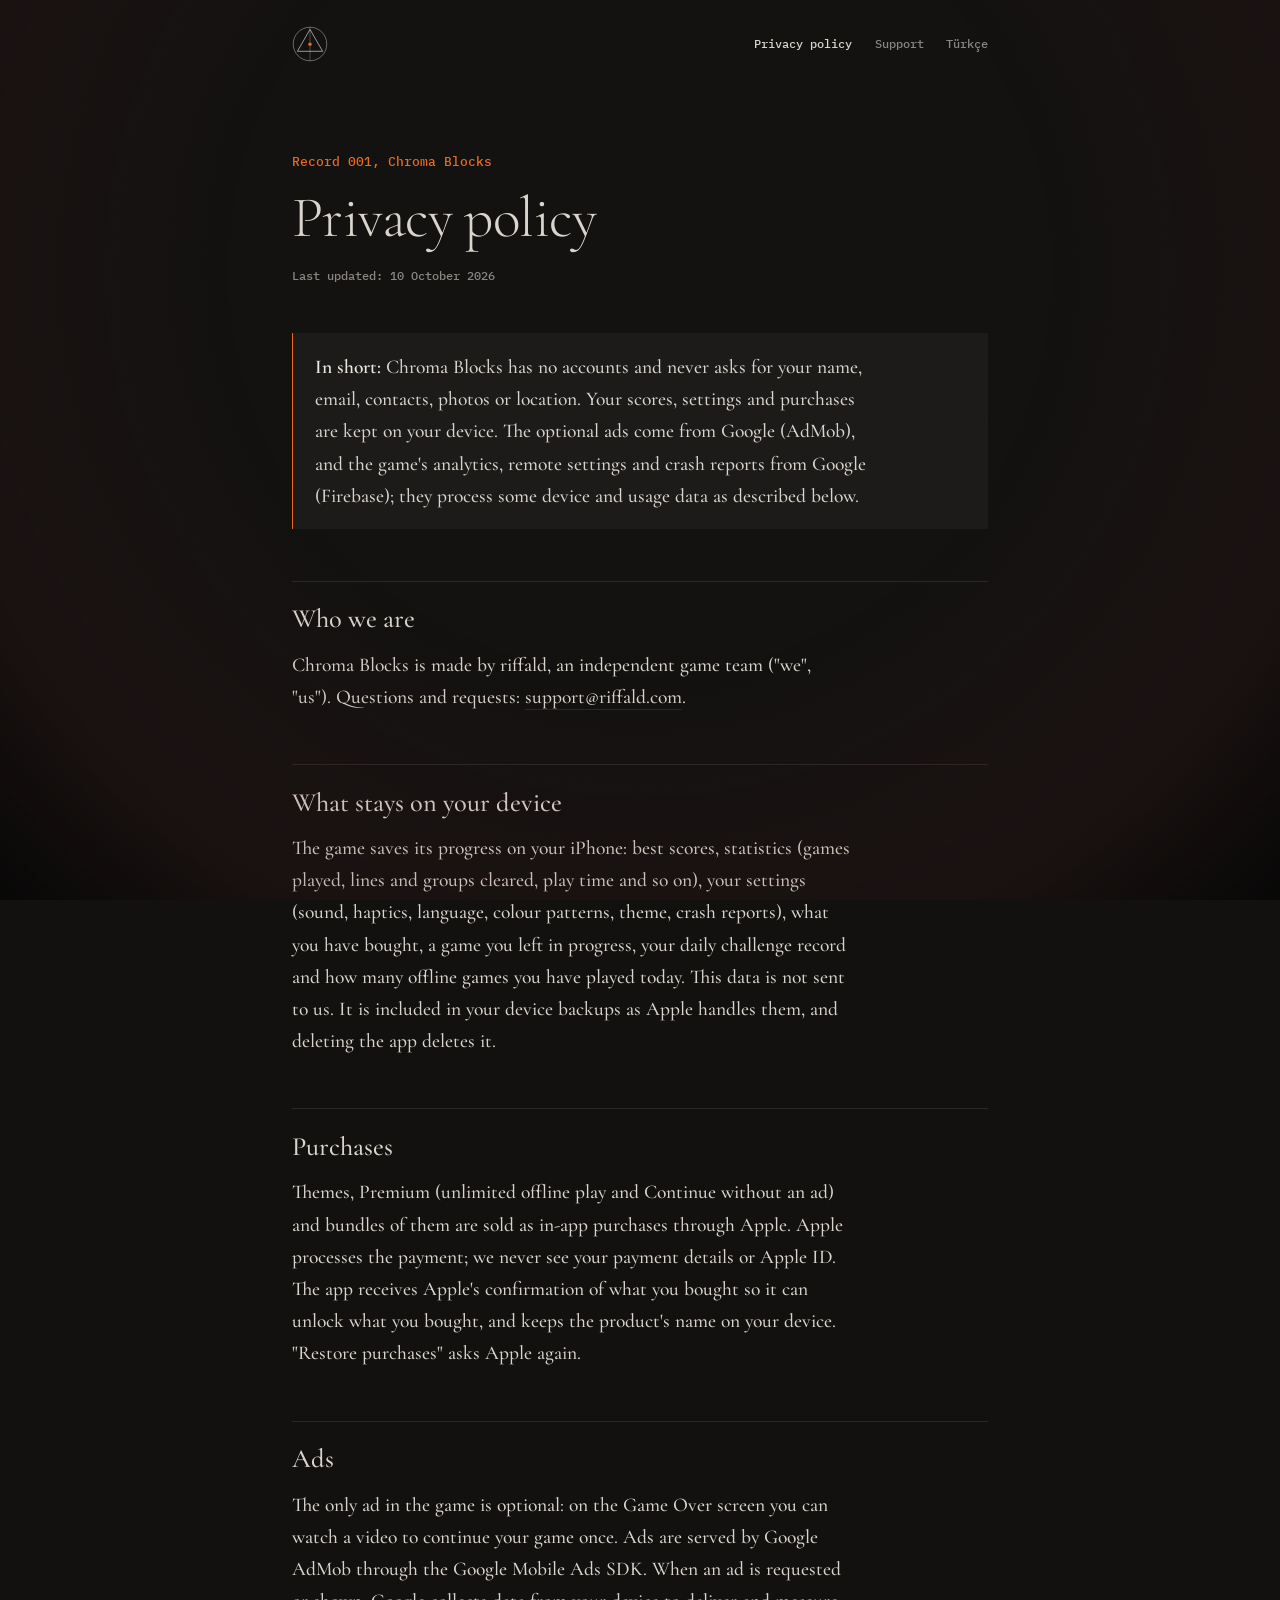
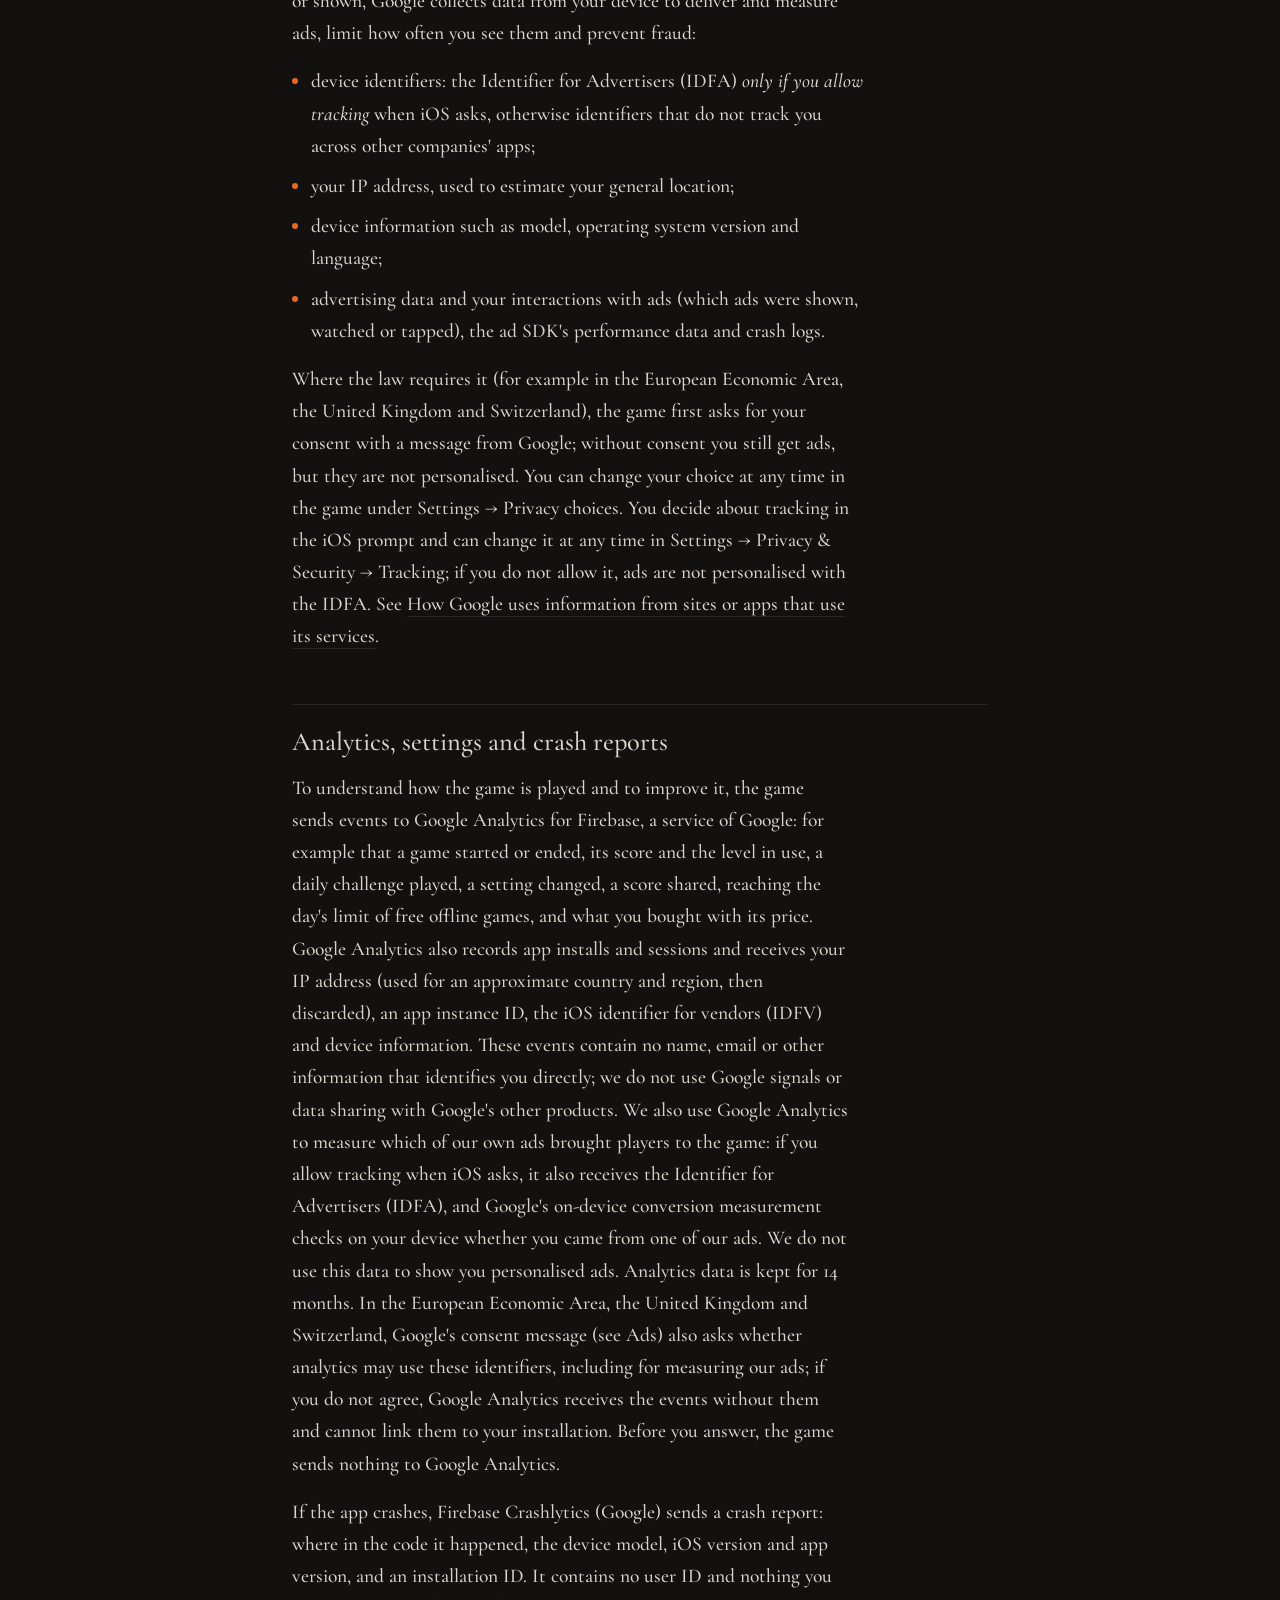
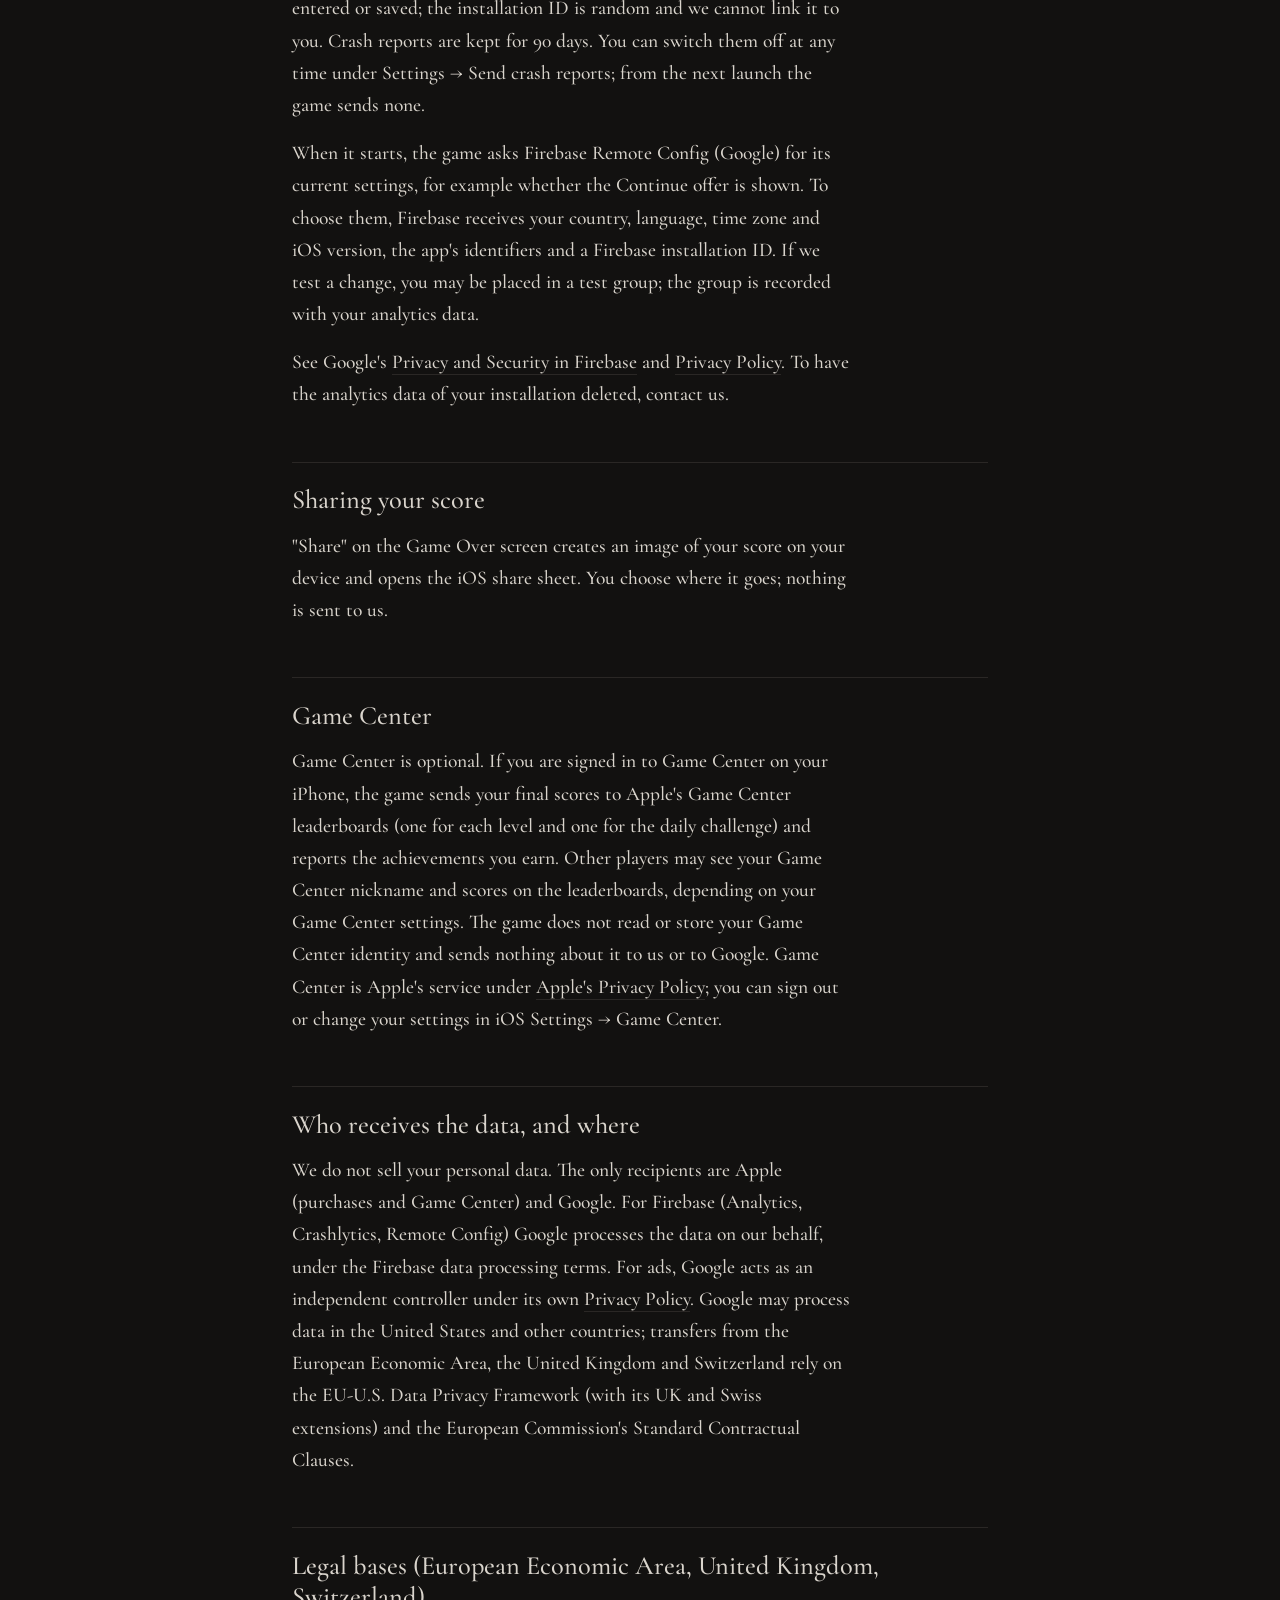
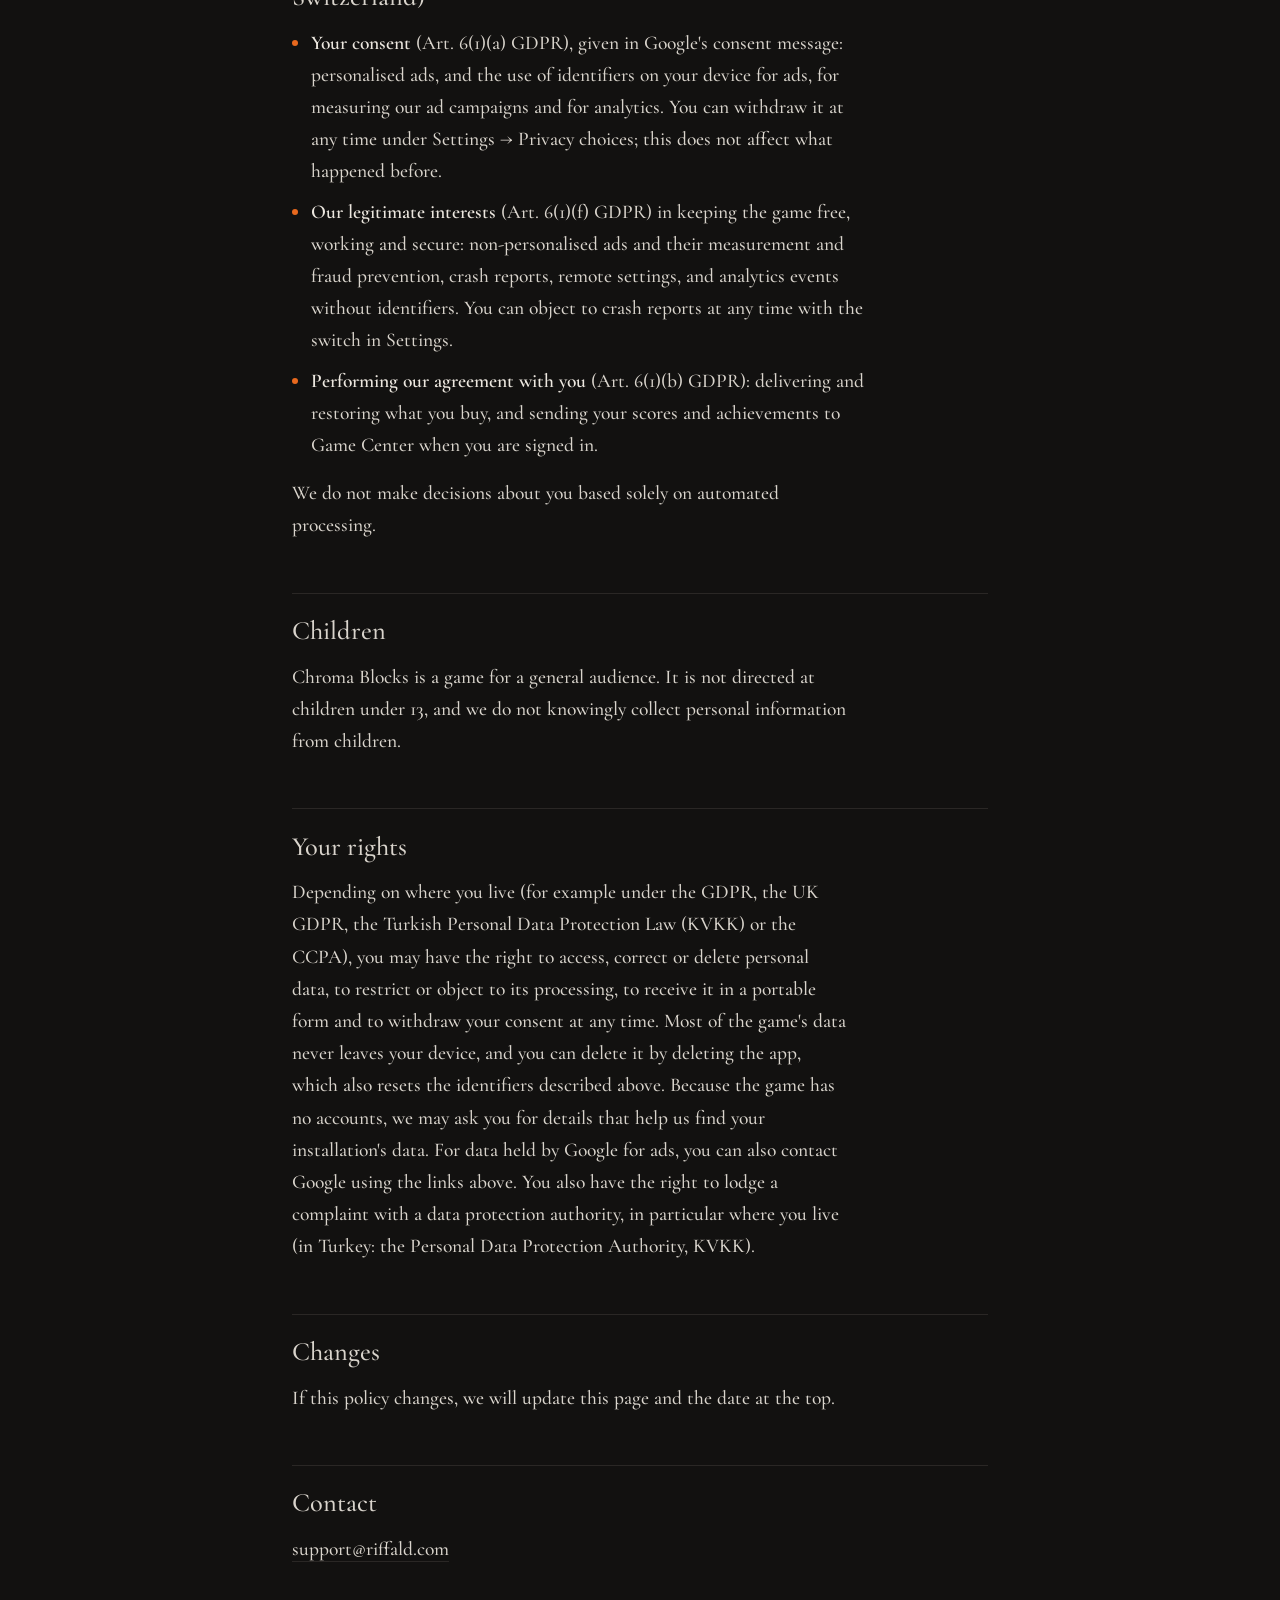
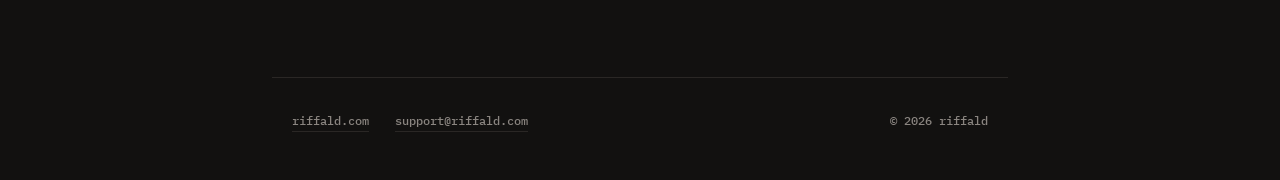
<file: chroma-blocks/privacy.html>
<!doctype html>
<html lang="en">
<head>
<meta charset="utf-8">
<meta name="viewport" content="width=device-width, initial-scale=1, viewport-fit=cover">
<title>Privacy policy | Chroma Blocks</title>
<meta name="theme-color" content="#121110">
<link rel="preconnect" href="https://fonts.googleapis.com">
<link rel="preconnect" href="https://fonts.gstatic.com" crossorigin>
<link href="https://fonts.googleapis.com/css2?family=Cormorant+Garamond:ital,wght@0,300;0,500;0,600;1,500&family=IBM+Plex+Mono:wght@400&display=swap" rel="stylesheet">
<link rel="stylesheet" href="../assets/doc.css">
</head>
<body>
<header class="top">
  <a class="sigil" href="../" aria-label="riffald">
    <svg viewBox="0 0 44 44" fill="none" stroke="#D9D4CC" stroke-width="1" aria-hidden="true">
      <circle cx="22" cy="22" r="20.5" opacity=".55"/><path d="M22 4.2 L37.4 30.9 L6.6 30.9 Z" opacity=".85"/>
      <path d="M22 1.5 V42.5" opacity=".35"/><circle cx="22" cy="22.2" r="2.1" stroke="none" class="ember"/>
    </svg></a>
  <nav aria-label="Pages">
    <a href="privacy.html" aria-current="page">Privacy policy</a>
    <a href="support.html">Support</a>
    <a href="privacy-tr.html" lang="tr">Türkçe</a>
  </nav>
</header>
<main>
<p class="no">Record 001, Chroma Blocks</p>
<h1>Privacy policy</h1>
<p class="meta">Last updated: 10 October 2026</p>
<div class="box">
<p><strong>In short:</strong> Chroma Blocks has no accounts and never asks for your name, email, contacts, photos or location. Your scores, settings and purchases are kept on your device. The optional ads come from Google (AdMob), and the game's analytics, remote settings and crash reports from Google (Firebase); they process some device and usage data as described below.</p>
</div>

<h2>Who we are</h2>
<p>Chroma Blocks is made by riffald, an independent game team ("we", "us"). Questions and requests: <a href="mailto:support@riffald.com">support@riffald.com</a>.</p>

<h2>What stays on your device</h2>
<p>The game saves its progress on your iPhone: best scores, statistics (games played, lines and groups cleared, play time and so on), your settings (sound, haptics, language, colour patterns, theme, crash reports), what you have bought, a game you left in progress, your daily challenge record and how many offline games you have played today. This data is not sent to us. It is included in your device backups as Apple handles them, and deleting the app deletes it.</p>

<h2>Purchases</h2>
<p>Themes, Premium (unlimited offline play and Continue without an ad) and bundles of them are sold as in-app purchases through Apple. Apple processes the payment; we never see your payment details or Apple ID. The app receives Apple's confirmation of what you bought so it can unlock what you bought, and keeps the product's name on your device. "Restore purchases" asks Apple again.</p>

<h2>Ads</h2>
<p>The only ad in the game is optional: on the Game Over screen you can watch a video to continue your game once. Ads are served by Google AdMob through the Google Mobile Ads SDK. When an ad is requested or shown, Google collects data from your device to deliver and measure ads, limit how often you see them and prevent fraud:</p>
<ul>
  <li>device identifiers: the Identifier for Advertisers (IDFA) <em>only if you allow tracking</em> when iOS asks, otherwise identifiers that do not track you across other companies' apps;</li>
  <li>your IP address, used to estimate your general location;</li>
  <li>device information such as model, operating system version and language;</li>
  <li>advertising data and your interactions with ads (which ads were shown, watched or tapped), the ad SDK's performance data and crash logs.</li>
</ul>
<p>Where the law requires it (for example in the European Economic Area, the United Kingdom and Switzerland), the game first asks for your consent with a message from Google; without consent you still get ads, but they are not personalised. You can change your choice at any time in the game under Settings → Privacy choices. You decide about tracking in the iOS prompt and can change it at any time in Settings → Privacy &amp; Security → Tracking; if you do not allow it, ads are not personalised with the IDFA. See <a href="https://policies.google.com/technologies/partner-sites">How Google uses information from sites or apps that use its services</a>.</p>

<h2>Analytics, settings and crash reports</h2>
<p>To understand how the game is played and to improve it, the game sends events to Google Analytics for Firebase, a service of Google: for example that a game started or ended, its score and the level in use, a daily challenge played, a setting changed, a score shared, reaching the day's limit of free offline games, and what you bought with its price. Google Analytics also records app installs and sessions and receives your IP address (used for an approximate country and region, then discarded), an app instance ID, the iOS identifier for vendors (IDFV) and device information. These events contain no name, email or other information that identifies you directly; we do not use Google signals or data sharing with Google's other products. We also use Google Analytics to measure which of our own ads brought players to the game: if you allow tracking when iOS asks, it also receives the Identifier for Advertisers (IDFA), and Google's on-device conversion measurement checks on your device whether you came from one of our ads. We do not use this data to show you personalised ads. Analytics data is kept for 14 months. In the European Economic Area, the United Kingdom and Switzerland, Google's consent message (see Ads) also asks whether analytics may use these identifiers, including for measuring our ads; if you do not agree, Google Analytics receives the events without them and cannot link them to your installation. Before you answer, the game sends nothing to Google Analytics.</p>
<p>If the app crashes, Firebase Crashlytics (Google) sends a crash report: where in the code it happened, the device model, iOS version and app version, and an installation ID. It contains no user ID and nothing you entered or saved; the installation ID is random and we cannot link it to you. Crash reports are kept for 90 days. You can switch them off at any time under Settings → Send crash reports; from the next launch the game sends none.</p>
<p>When it starts, the game asks Firebase Remote Config (Google) for its current settings, for example whether the Continue offer is shown. To choose them, Firebase receives your country, language, time zone and iOS version, the app's identifiers and a Firebase installation ID. If we test a change, you may be placed in a test group; the group is recorded with your analytics data.</p>
<p>See Google's <a href="https://firebase.google.com/support/privacy">Privacy and Security in Firebase</a> and <a href="https://policies.google.com/privacy">Privacy Policy</a>. To have the analytics data of your installation deleted, contact us.</p>

<h2>Sharing your score</h2>
<p>"Share" on the Game Over screen creates an image of your score on your device and opens the iOS share sheet. You choose where it goes; nothing is sent to us.</p>

<h2>Game Center</h2>
<p>Game Center is optional. If you are signed in to Game Center on your iPhone, the game sends your final scores to Apple's Game Center leaderboards (one for each level and one for the daily challenge) and reports the achievements you earn. Other players may see your Game Center nickname and scores on the leaderboards, depending on your Game Center settings. The game does not read or store your Game Center identity and sends nothing about it to us or to Google. Game Center is Apple's service under <a href="https://www.apple.com/legal/privacy/">Apple's Privacy Policy</a>; you can sign out or change your settings in iOS Settings → Game Center.</p>

<h2>Who receives the data, and where</h2>
<p>We do not sell your personal data. The only recipients are Apple (purchases and Game Center) and Google. For Firebase (Analytics, Crashlytics, Remote Config) Google processes the data on our behalf, under the Firebase data processing terms. For ads, Google acts as an independent controller under its own <a href="https://policies.google.com/privacy">Privacy Policy</a>. Google may process data in the United States and other countries; transfers from the European Economic Area, the United Kingdom and Switzerland rely on the EU-U.S. Data Privacy Framework (with its UK and Swiss extensions) and the European Commission's Standard Contractual Clauses.</p>

<h2>Legal bases (European Economic Area, United Kingdom, Switzerland)</h2>
<ul>
  <li><strong>Your consent</strong> (Art. 6(1)(a) GDPR), given in Google's consent message: personalised ads, and the use of identifiers on your device for ads, for measuring our ad campaigns and for analytics. You can withdraw it at any time under Settings → Privacy choices; this does not affect what happened before.</li>
  <li><strong>Our legitimate interests</strong> (Art. 6(1)(f) GDPR) in keeping the game free, working and secure: non-personalised ads and their measurement and fraud prevention, crash reports, remote settings, and analytics events without identifiers. You can object to crash reports at any time with the switch in Settings.</li>
  <li><strong>Performing our agreement with you</strong> (Art. 6(1)(b) GDPR): delivering and restoring what you buy, and sending your scores and achievements to Game Center when you are signed in.</li>
</ul>
<p>We do not make decisions about you based solely on automated processing.</p>

<h2>Children</h2>
<p>Chroma Blocks is a game for a general audience. It is not directed at children under 13, and we do not knowingly collect personal information from children.</p>

<h2>Your rights</h2>
<p>Depending on where you live (for example under the GDPR, the UK GDPR, the Turkish Personal Data Protection Law (KVKK) or the CCPA), you may have the right to access, correct or delete personal data, to restrict or object to its processing, to receive it in a portable form and to withdraw your consent at any time. Most of the game's data never leaves your device, and you can delete it by deleting the app, which also resets the identifiers described above. Because the game has no accounts, we may ask you for details that help us find your installation's data. For data held by Google for ads, you can also contact Google using the links above. You also have the right to lodge a complaint with a data protection authority, in particular where you live (in Turkey: the Personal Data Protection Authority, KVKK).</p>

<h2>Changes</h2>
<p>If this policy changes, we will update this page and the date at the top.</p>

<h2>Contact</h2>
<p><a href="mailto:support@riffald.com">support@riffald.com</a></p>
</main>
<footer>
  <nav aria-label="Footer"><a href="../">riffald.com</a><a href="mailto:support@riffald.com">support@riffald.com</a></nav>
  <span>© 2026 riffald</span>
</footer>
</body>
</html>
</file>
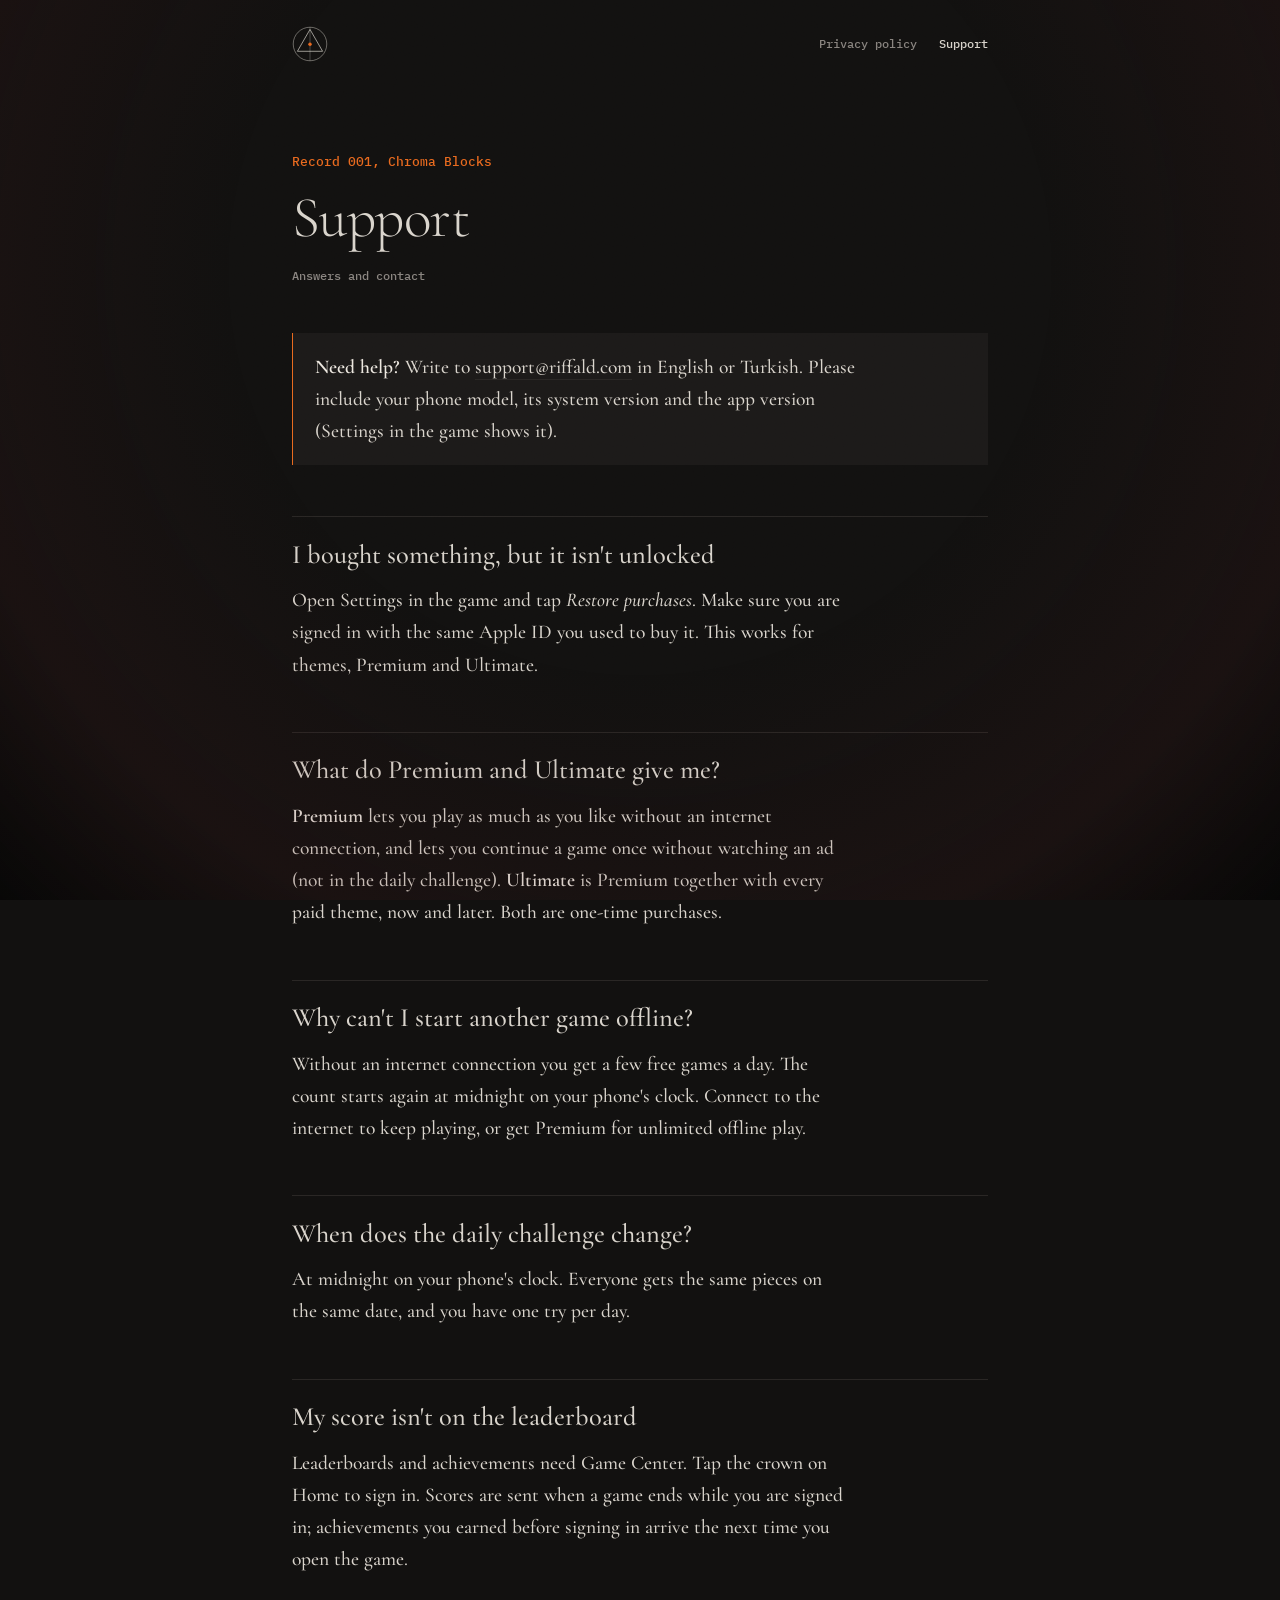
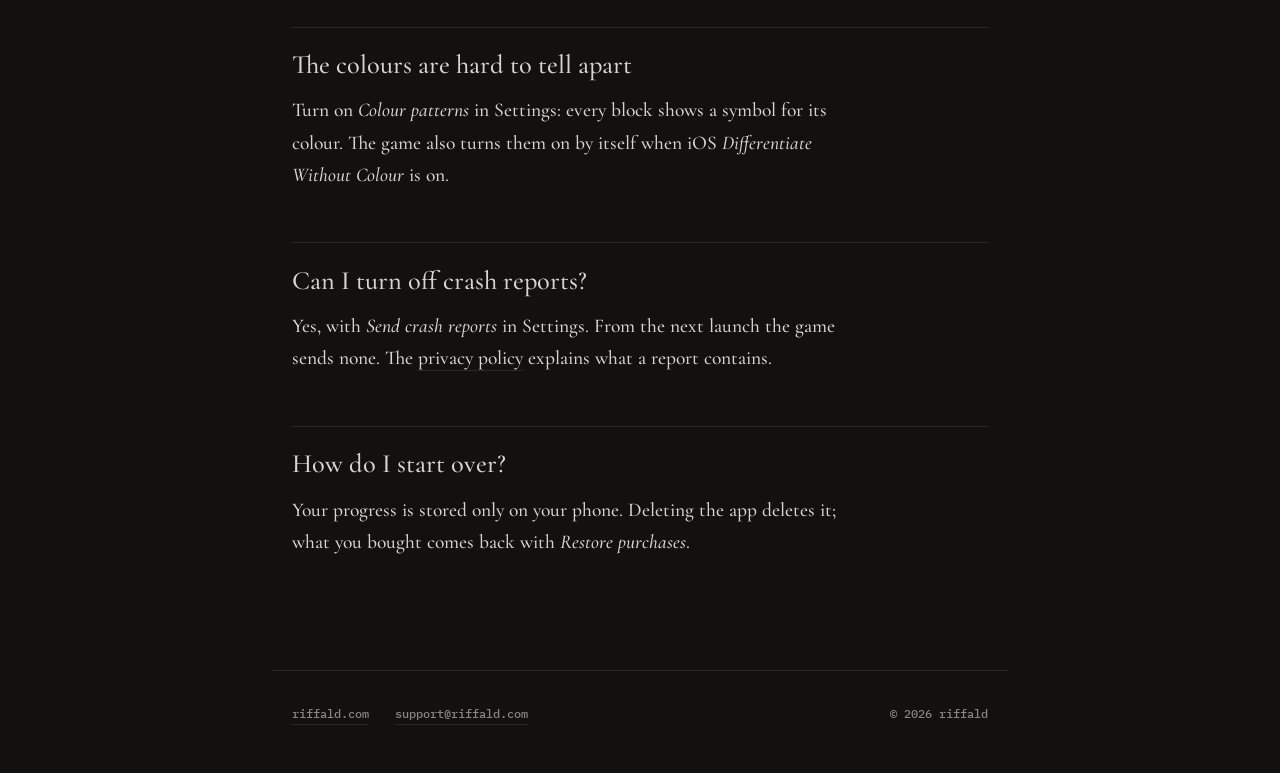
<file: chroma-blocks/support.html>
<!doctype html>
<html lang="en">
<head>
<meta charset="utf-8">
<meta name="viewport" content="width=device-width, initial-scale=1, viewport-fit=cover">
<title>Support | Chroma Blocks</title>
<meta name="theme-color" content="#121110">
<link rel="preconnect" href="https://fonts.googleapis.com">
<link rel="preconnect" href="https://fonts.gstatic.com" crossorigin>
<link href="https://fonts.googleapis.com/css2?family=Cormorant+Garamond:ital,wght@0,300;0,500;0,600;1,500&family=IBM+Plex+Mono:wght@400&display=swap" rel="stylesheet">
<link rel="stylesheet" href="../assets/doc.css">
</head>
<body>
<header class="top">
  <a class="sigil" href="../" aria-label="riffald">
    <svg viewBox="0 0 44 44" fill="none" stroke="#D9D4CC" stroke-width="1" aria-hidden="true">
      <circle cx="22" cy="22" r="20.5" opacity=".55"/><path d="M22 4.2 L37.4 30.9 L6.6 30.9 Z" opacity=".85"/>
      <path d="M22 1.5 V42.5" opacity=".35"/><circle cx="22" cy="22.2" r="2.1" stroke="none" class="ember"/>
    </svg></a>
  <nav aria-label="Pages">
    <a href="privacy.html">Privacy policy</a>
    <a href="support.html" aria-current="page">Support</a>
  </nav>
</header>
<main>
<p class="no">Record 001, Chroma Blocks</p>
<h1>Support</h1>
<p class="meta">Answers and contact</p>
<div class="box">
<p><strong>Need help?</strong> Write to <a href="mailto:support@riffald.com">support@riffald.com</a> in English or Turkish. Please include your phone model, its system version and the app version (Settings in the game shows it).</p>
</div>

<h2>I bought something, but it isn't unlocked</h2>
<p>Open Settings in the game and tap <em>Restore purchases</em>. Make sure you are signed in with the same Apple ID you used to buy it. This works for themes, Premium and Ultimate.</p>

<h2>What do Premium and Ultimate give me?</h2>
<p><strong>Premium</strong> lets you play as much as you like without an internet connection, and lets you continue a game once without watching an ad (not in the daily challenge). <strong>Ultimate</strong> is Premium together with every paid theme, now and later. Both are one-time purchases.</p>

<h2>Why can't I start another game offline?</h2>
<p>Without an internet connection you get a few free games a day. The count starts again at midnight on your phone's clock. Connect to the internet to keep playing, or get Premium for unlimited offline play.</p>

<h2>When does the daily challenge change?</h2>
<p>At midnight on your phone's clock. Everyone gets the same pieces on the same date, and you have one try per day.</p>

<h2>My score isn't on the leaderboard</h2>
<p>Leaderboards and achievements need Game Center. Tap the crown on Home to sign in. Scores are sent when a game ends while you are signed in; achievements you earned before signing in arrive the next time you open the game.</p>

<h2>The colours are hard to tell apart</h2>
<p>Turn on <em>Colour patterns</em> in Settings: every block shows a symbol for its colour. The game also turns them on by itself when iOS <em>Differentiate Without Colour</em> is on.</p>

<h2>Can I turn off crash reports?</h2>
<p>Yes, with <em>Send crash reports</em> in Settings. From the next launch the game sends none. The <a href="privacy.html">privacy policy</a> explains what a report contains.</p>

<h2>How do I start over?</h2>
<p>Your progress is stored only on your phone. Deleting the app deletes it; what you bought comes back with <em>Restore purchases</em>.</p>
</main>
<footer>
  <nav aria-label="Footer"><a href="../">riffald.com</a><a href="mailto:support@riffald.com">support@riffald.com</a></nav>
  <span>© 2026 riffald</span>
</footer>
</body>
</html>
</file>
<file: assets/doc.css>
:root{
  --graphite:#121110; --ash:#1C1A19; --smoke:#2A2725; --fog:#8A8580;
  --bone:#D9D4CC; --oxblood:#4A1416; --ember:#E8691E; --glow:#FF8A3D;
  --serif:"Cormorant Garamond", Garamond, "Times New Roman", serif;
  --mono:"IBM Plex Mono", ui-monospace, Menlo, Consolas, monospace;
}
*,*::before,*::after{box-sizing:border-box}
html{background:var(--graphite)}
body{
  margin:0; background:var(--graphite); color:var(--bone);
  font-family:var(--serif); font-weight:500; font-size:1.22rem; line-height:1.65;
  -webkit-font-smoothing:antialiased; -webkit-text-size-adjust:100%;
  padding:env(safe-area-inset-top,0) env(safe-area-inset-right,0) env(safe-area-inset-bottom,0) env(safe-area-inset-left,0);
}
body::before{content:"";position:fixed;inset:0;pointer-events:none;z-index:2;
  background:radial-gradient(ellipse at 50% 30%,transparent 45%,rgba(74,20,22,.14) 78%,rgba(0,0,0,.6) 100%)}
body::after{content:"";position:fixed;inset:0;pointer-events:none;z-index:3;opacity:.07;mix-blend-mode:overlay;
  background-image:url("data:image/svg+xml,%3Csvg xmlns='http://www.w3.org/2000/svg' width='200' height='200'%3E%3Cfilter id='g'%3E%3CfeTurbulence type='fractalNoise' baseFrequency='0.9' numOctaves='2' stitchTiles='stitch'/%3E%3C/filter%3E%3Crect width='100%25' height='100%25' filter='url(%23g)'/%3E%3C/svg%3E")}

a{color:inherit;text-decoration:none;border-bottom:1px solid var(--smoke);transition:color .5s,border-color .5s}
a:hover{color:var(--glow);border-color:var(--ember)}
:focus-visible{outline:1px solid var(--ember);outline-offset:4px}

.top{position:relative;z-index:4;display:flex;justify-content:space-between;align-items:center;
  max-width:46rem;margin:0 auto;padding:1.6rem 1.25rem}
.sigil{display:block;width:36px;height:36px;border:0}
.sigil svg{width:100%;height:100%;overflow:visible}
.sigil .ember{fill:var(--ember)}
.top nav{display:flex;gap:1.4rem;font-family:var(--mono);font-size:.78rem;color:var(--fog)}
.top nav a{border:0}
.top nav a[aria-current]{color:var(--bone)}

main{position:relative;z-index:1;max-width:46rem;margin:0 auto;padding:4rem 1.25rem 6rem}
.no{font-family:var(--mono);font-size:.8rem;color:var(--ember);margin:0 0 1rem}
h1{font-weight:300;font-size:clamp(2.4rem,7vw,3.6rem);line-height:1.05;letter-spacing:-.01em;margin:0 0 1rem}
.meta{font-family:var(--mono);font-size:.78rem;color:var(--fog);margin:0 0 3rem}
h2{font-weight:500;font-size:1.65rem;line-height:1.2;margin:3.2rem 0 .8rem;padding-top:1.4rem;border-top:1px solid var(--smoke)}
p,li{max-width:62ch}
p{margin:0 0 1rem}
ul{padding-left:1.2rem;margin:0 0 1rem}
li{margin:0 0 .5rem}
li::marker{color:var(--ember)}
strong{font-weight:600;color:#ECE7DF}
em{font-style:italic}
.box{background:var(--ash);border-left:1px solid var(--ember);padding:1.1rem 1.4rem;margin:0 0 1rem}
.box p:last-child{margin:0}
.todo{background:var(--oxblood);color:var(--glow);font-family:var(--mono);font-size:.85em;padding:0 .3em}

footer{position:relative;z-index:1;max-width:46rem;margin:0 auto;padding:2rem 1.25rem 3rem;border-top:1px solid var(--smoke);
  display:flex;flex-wrap:wrap;gap:1rem 2rem;justify-content:space-between;font-family:var(--mono);font-size:.78rem;color:var(--fog)}
footer nav{display:flex;gap:1.6rem;flex-wrap:wrap}
</file>
